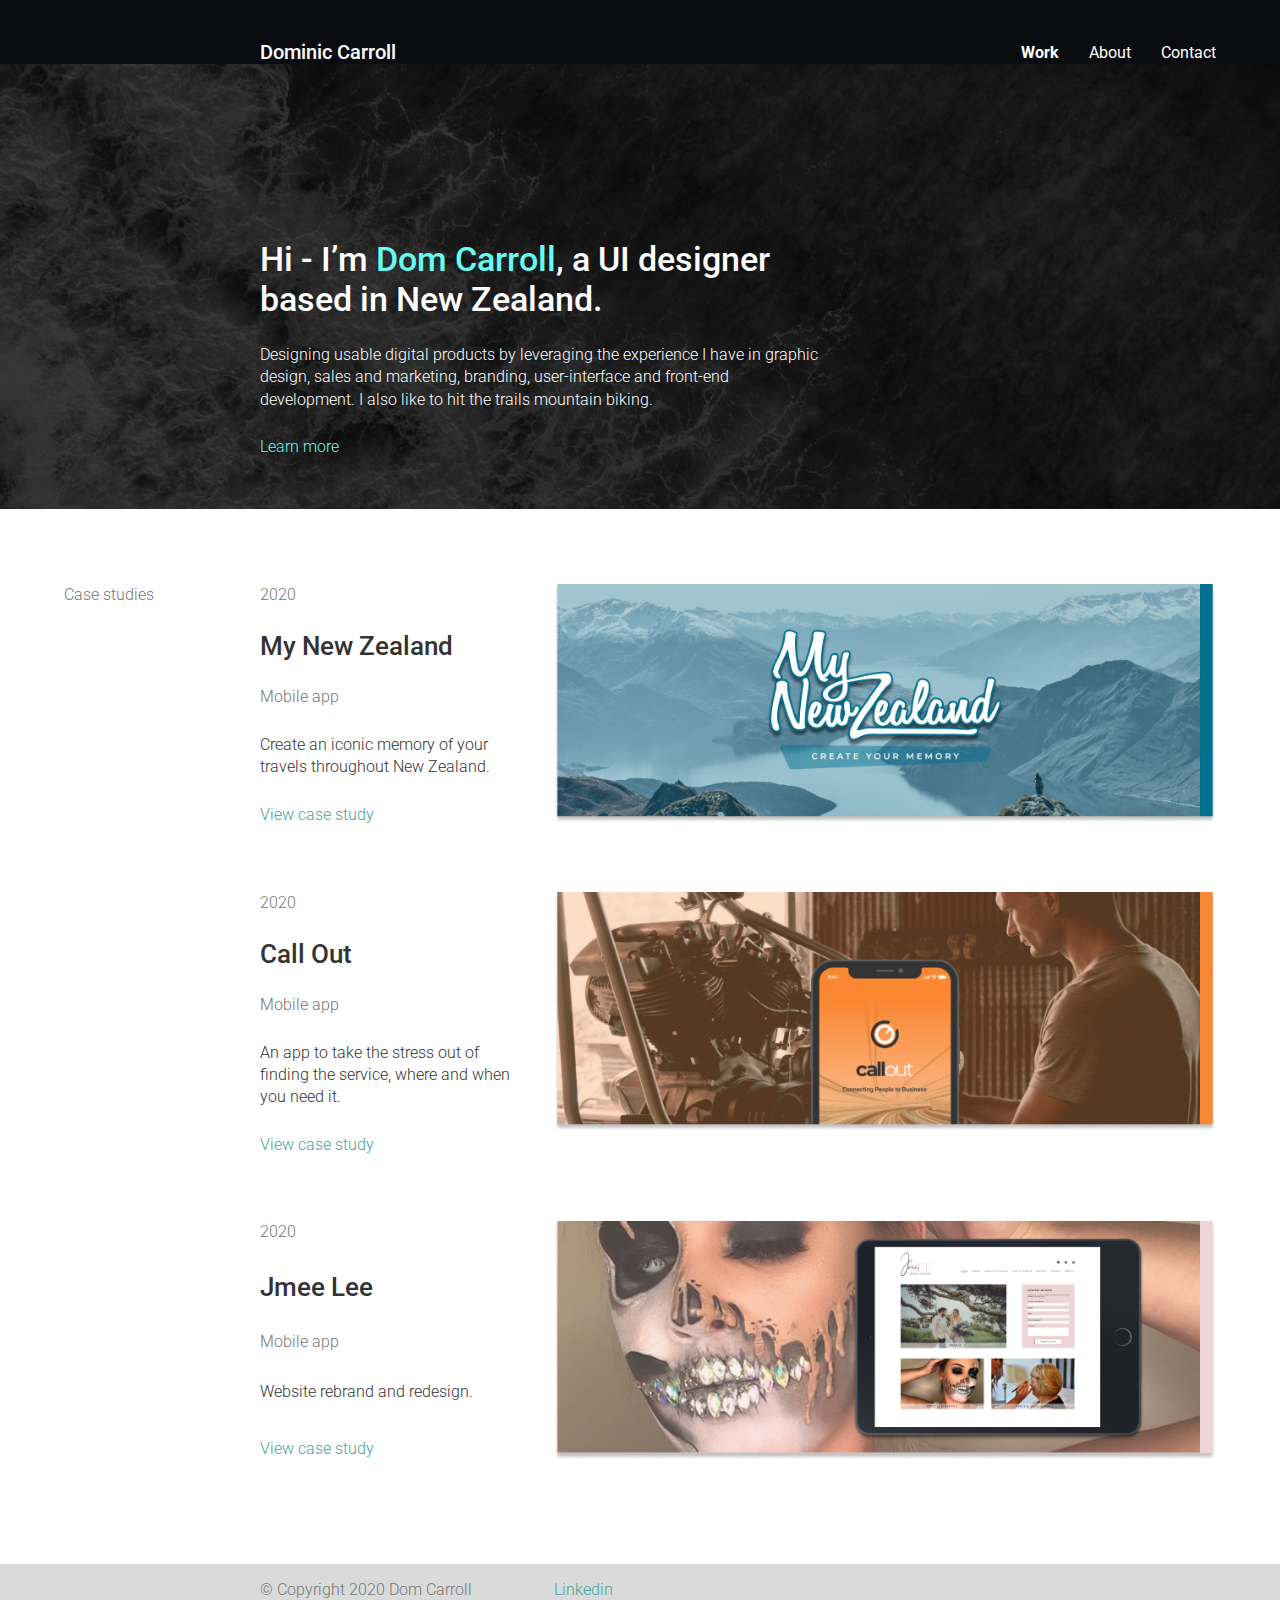
<file: index.html>
<!DOCTYPE html>
<html lang="en">

<head>
    <meta charset="UTF-8">
    <meta name="viewport" content="width=device-width, initial-scale=1.0">
    <link rel="stylesheet" href="style.css">
    <link rel="stylesheet" href="https://cdnjs.cloudflare.com/ajax/libs/font-awesome/5.14.0/css/all.min.css"
        integrity="sha512-1PKOgIY59xJ8Co8+NE6FZ+LOAZKjy+KY8iq0G4B3CyeY6wYHN3yt9PW0XpSriVlkMXe40PTKnXrLnZ9+fkDaog=="
        crossorigin="anonymous" />
 <link href="https://fonts.googleapis.com/css2?family=Roboto:wght@300;400;500&display=swap" rel="stylesheet">
    <title>Dominic Carroll | Designer</title>
</head>

<body>
    <header>
        <div class="menu-btn">
            <i class="fas fa-bars fa-2x"></i>
        </div>
        <div class="hm-top-head-wrap">
            <div class="container">
                <div class="top-head">
                    <!-- Nav -->
                    <nav class="main-nav">
                        <div class="my-logo">
                            <h1>Dominic Carroll</h1>
                        </div>
                        <ul class="main-menu show">
                            <li><a href="index.html" class="selected">Work</a></li>
                            <li><a href="about.html">About</a></li>
                            <li><a href="contact.html">Contact</a></li>
                        </ul>
                    </nav>
                </div>
            </div>
        </div>
    </header>
    <!-- Banner Showcase -->
    <main>
        <div class="hm-showcase">
            <div class="container">
                <div class="hm-showcase-wrap">
                   
                    <div class="hm-heading hm white">
                        <h1>Hi - I’m <span> Dom Carroll</span>, a UI designer based in New Zealand.</h1>
                    </div>
                    <div class="hm-desc wt-let">
                        <p>Designing usable digital products by leveraging the experience I have in graphic design,
                            sales and marketing, branding, user-interface and front-end development. I also like to hit the trails
                            mountain biking.</p>
                    </div>
                
                    <div class="hm-learn-more">
                        <a href="about.html">
                            <p> <span>Learn more</span> </p>
                        </a>
                    </div>
                </div>
            </div>
        </div>
    </main>
        <!-- Case studies -->

 <!-- My NZ section -->
 <section>
     <div class="container">
         <div class="hm-mynz-wrap">
             <div class="hm-mynz-side side">
                 <p>Case studies</p>
             </div>
             <div class="hm-mynz-date side">
                 <p>2020</p>
             </div>
             <div class="hm-mynz-head black">
                 <h2>My New Zealand</h2>
             </div>
             <div class="hm-mynz-mobapp side">
                 <p>Mobile app</p>
             </div>
             <div class="hm-mynz-des">
                 <p>Create an iconic memory of your travels throughout New Zealand. </p>
             </div>
             <div class="hm-mynz-view-case turq "><a href="my-nz.html">
                     <p>View case study</p>
                 </a></div>
             <div class="hm-mynz-image"><a href="my-nz.html"><img src="./images/hm-mynz-case-study.png" alt="Call out app"></a>  </div>
         </div>
     </div>
 </section>

  <!-- Callout section -->
  <section>
      <div class="container">
          <div class="hm-co-wrap">
              <div class="hm-co-date side">
                  <p>2020</p>
              </div>
              <div class="hm-co-head black">
                  <h2>Call Out</h2>
              </div>
              <div class="hm-co-mobapp side">
                  <p>Mobile app</p>
              </div>
              <div class="hm-co-des">
                  <p>An app to take the stress out of finding the service, where and when you need it. </p>
              </div>
              <div class="hm-co-view-case turq "><a href="call-out.html">
                      <p>View case study</p>
                  </a></div>
              <div class="hm-co-image"> <a href="call-out.html"> <img src="./images/hm-callout-case-study.png" alt="Call out app"></a></div>
          </div>
      </div>
  </section>

 <!-- My Jmee lee section -->
 <section>
     <div class="container">
         <div class="hm-jm-wrap">
             <div class="hm-jm-date side">
                 <p>2020</p>
             </div>
             <div class="hm-jm-head black">
                 <h2>Jmee Lee</h2>
             </div>
             <div class="hm-jm-mobapp side">
                 <p>Mobile app</p>
             </div>
             <div class="hm-jm-des">
                 <p>Website rebrand and redesign. </p>
             </div>
             <div class="hm-jm-view-case turq "><a href="jmeelee.html">
                     <p>View case study</p>
                 </a></div>
             <div class="hm-jm-image"> <a href="jmeelee.html"> <img src="./images/hm-jmlee-case-study.png" alt="Call out app"></a></div>
         </div>
     </div>
 </section>









    <!-- Footer -->
    <footer>
        <div class="hm-foot">
            <div class="container">
                <div class="hm-contact-wrapper">
                   
                    <div class="copyright">
                        <p>&#169; Copyright 2020 Dom Carroll</p>
                    </div>
                    <div class="social-media">
                        <p> <a href="https://www.linkedin.com/in/dominic-carroll-webdeveloper-004786140/"
                                target="_blank">
                                Linkedin</p></a>
                    </div>
                </div>
            </div>
        </div>
    </footer>




    <script>
        document.querySelector('.menu-btn').addEventListener('click', () => document.querySelector('.main-menu')
            .classList.toggle('show'));
    </script>

</body>

</html>
</file>
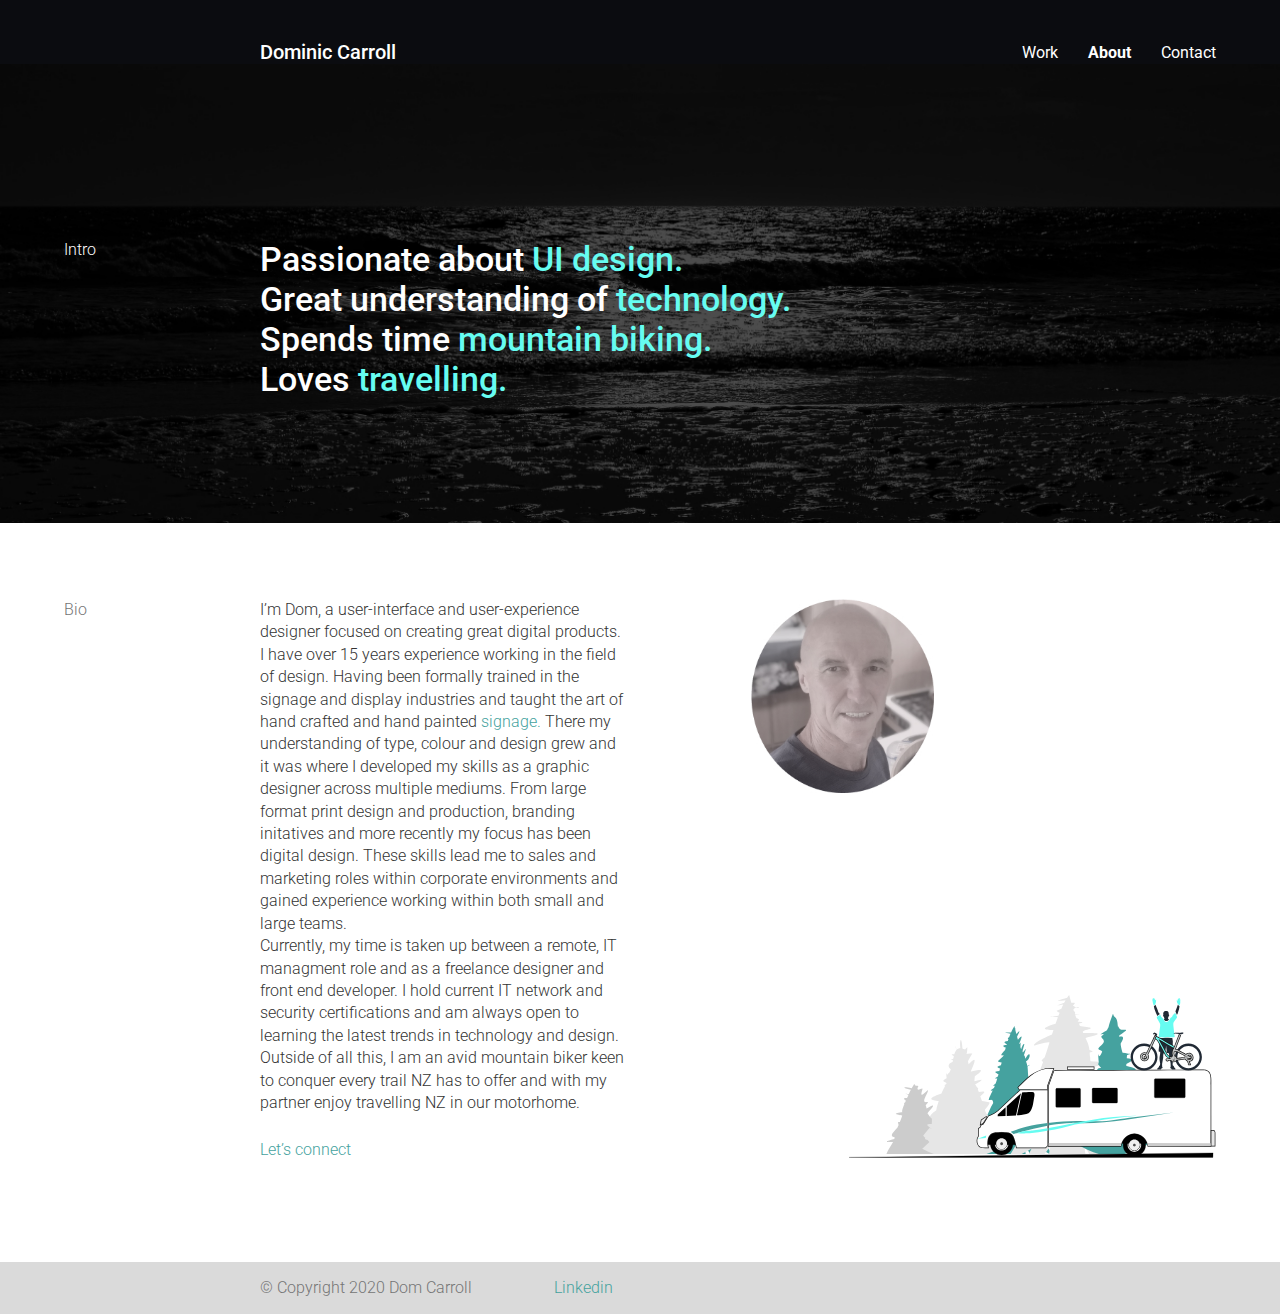
<file: about.html>
<!DOCTYPE html>
<html lang="en">

<head>
    <meta charset="UTF-8">
    <meta name="viewport" content="width=device-width, initial-scale=1.0">
    <link rel="stylesheet" href="style.css">
    <link rel="stylesheet" href="https://cdnjs.cloudflare.com/ajax/libs/font-awesome/5.14.0/css/all.min.css"
        integrity="sha512-1PKOgIY59xJ8Co8+NE6FZ+LOAZKjy+KY8iq0G4B3CyeY6wYHN3yt9PW0XpSriVlkMXe40PTKnXrLnZ9+fkDaog=="
        crossorigin="anonymous" />
   <link href="https://fonts.googleapis.com/css2?family=Roboto:wght@300;400;500&display=swap" rel="stylesheet">
    <title>Dominic Carroll | Designer</title>
</head>

<body>
    <header>
        <div class="menu-btn">
            <i class="fas fa-bars fa-2x"></i>
        </div>
        <div class="about-top-head-wrap">
            <div class="container">
                <div class="top-head">
                    <!-- Nav -->
                    <nav class="main-nav">
                        <div class="my-logo">
                            <h1> <a href="index.html">Dominic Carroll</a></h1>
                        </div>
                        <ul class="main-menu show">
                            <li><a href="index.html">Work</a></li>
                            <li><a href="about.html" class="selected">About</a></li>
                            <li><a href="contact.html">Contact</a></li>
                        </ul>
                    </nav>
                </div>
            </div>
        </div>
    </header>
    <!-- Banner Showcase -->
    <main>
        <div class="about-showcase">
            <div class="container">
                <div class="about-showcase-wrap">

                    <div class="about-intro-side wt-let ">
                        <p>Intro</p>
                    </div>

                    <div class="about-heading hm white">
                        <h1>Passionate about <span>UI design. </span> <br> Great understanding of <span> technology.</span>  <br>
                            Spends time <span>mountain biking. </span> <br>
                            Loves <span>travelling.</span>   </h1>
                    </div>

                </div>
            </div>
        </div>
    </main>
       <!-- About -->
<section>
<div class="container">
    <div class="about-wrap">
        <div class="about-side side"><p>Bio</p></div>
        <div class="about-desc">
            <p>I’m Dom, a user-interface and user-experience designer focused on creating great digital products. I have
                over 15 years experience working in the field of design. Having been formally trained in the signage and display
                industries and taught the art of hand crafted and hand painted <a
                    href="https://www.youtube.com/channel/UCdIHJU2TCtW0mKjzM55G5yw?view_as=subscriber" target="_blank">
                    signage.
                </a> There my understanding of type, colour and design grew and it was where I developed my skills as a graphic designer across multiple mediums. From large format print design and production,
                branding initatives and more recently my focus has been digital design. These skills lead me to sales and marketing roles within corporate environments and gained experience working within both small and large teams. </p>
                <p> Currently, my time is taken up between a remote, IT managment role and as a freelance designer and front end developer. I hold current IT network and security certifications and am always open to learning the latest trends in technology and design.
                    Outside of all this, I am an avid mountain biker keen to conquer every trail NZ has to offer and with my partner enjoy travelling NZ in our motorhome. </p>
        </div>
         <div class="about-connect turq"><a href="contact.html">
            <p>Let’s connect</p>
        </a></div> 
        <div class="about-photo"><img src="./images/about-picture-circle.jpg" alt="Dom Carroll designer"></div>

        <div class="motorhome-dom"><img src="./images/about-me-motorhome.svg" alt="dom carroll ui designer"></div>
    </div>
</div>

</section>
        




        <!-- Footer -->
        <footer>
            <div class="hm-foot">
                <div class="container">
                    <div class="hm-contact-wrapper">

                        <div class="copyright">
                            <p>&#169; Copyright 2020 Dom Carroll</p>
                        </div>
                        <div class="social-media">
                            <p> <a href="https://www.linkedin.com/in/dominic-carroll-webdeveloper-004786140/"
                                    target="_blank">
                                    Linkedin</p></a>
                        </div>
                    </div>
                </div>
            </div>
        </footer>




        <script>
            document.querySelector('.menu-btn').addEventListener('click', () => document.querySelector('.main-menu')
                .classList.toggle('show'));
        </script>

</body>

</html>
</file>
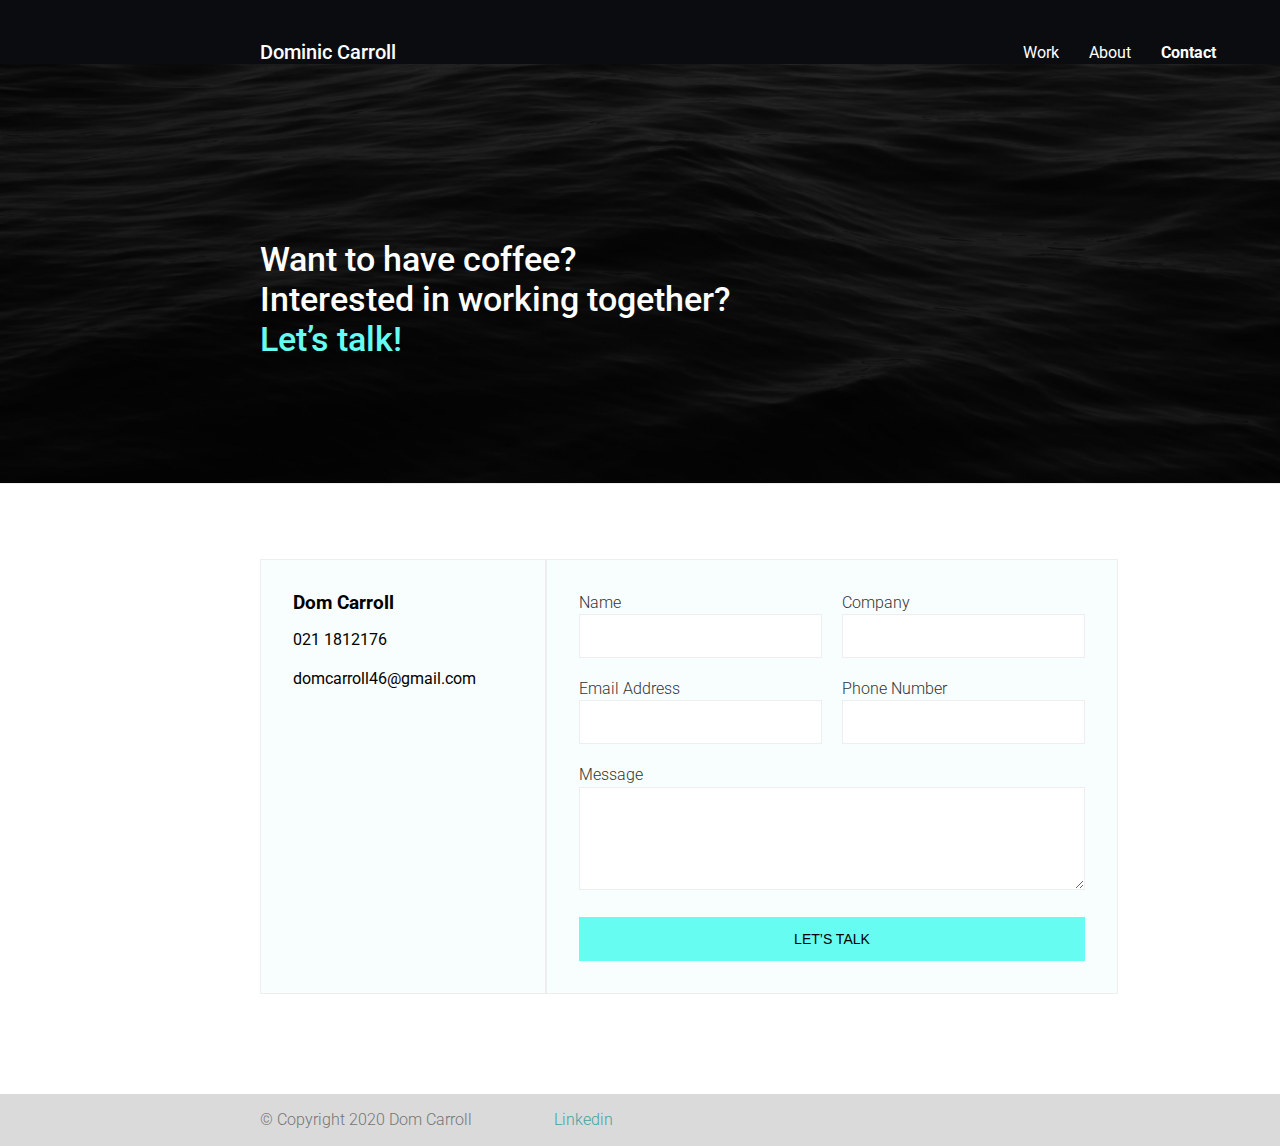
<file: contact.html>
<!DOCTYPE html>
<html lang="en">

<head>
    <meta charset="UTF-8">
    <meta name="viewport" content="width=device-width, initial-scale=1.0">
    <link rel="stylesheet" href="style.css">
    <link rel="stylesheet" href="https://cdnjs.cloudflare.com/ajax/libs/font-awesome/5.14.0/css/all.min.css"
        integrity="sha512-1PKOgIY59xJ8Co8+NE6FZ+LOAZKjy+KY8iq0G4B3CyeY6wYHN3yt9PW0XpSriVlkMXe40PTKnXrLnZ9+fkDaog=="
        crossorigin="anonymous" />
    <link href="https://fonts.googleapis.com/css2?family=Roboto:wght@300;400;500&display=swap" rel="stylesheet">
    <title>Dominic Carroll | Designer</title>
</head>

<body>
    <header>
        <div class="menu-btn">
            <i class="fas fa-bars fa-2x"></i>
        </div>
        <div class="contact-top-head-wrap">
            <div class="container">
                <div class="top-head">
                    <!-- Nav -->
                    <nav class="main-nav">
                        <div class="my-logo">
                            <h1> <a href="index.html">Dominic Carroll</a></h1>
                        </div>
                        <ul class="main-menu show">
                            <li><a href="index.html">Work</a></li>
                            <li><a href="about.html">About</a></li>
                            <li><a href="contact.html" class="selected">Contact</a></li>
                        </ul>
                    </nav>
                </div>
            </div>
        </div>
    </header>
    <!-- Banner Showcase -->
    <main>
        <div class="contact-showcase">
            <div class="container">
                <div class="contact-showcase-wrap">
                    <div class="about-heading hm white">
                        <h1>Want to have coffee? <br>
                            Interested in working together? <br>
                            <span>Let’s talk! </span> </h1>
                    </div>
                </div>
            </div>
        </div>
    </main>

        <!-- Form -->
       <section>
<div class="container">
    <div class="big-wrap">
        <div class="form-wrap">
    <div class="wrapper">
        <div class="company-info">
            <h3>Dom Carroll</h3>
            <ul>
            
                <li><i class="fa fa-phone"></i> 021 1812176</li>
                <li><i class="fa fa-envelope"></i> domcarroll46@gmail.com</li>
            </ul>
        </div>
        <div class="contact">
            <form>
                <p>
                    <label>Name</label>
                    <input type="text" name="name">
                </p>
                <p>
                    <label>Company</label>
                    <input type="text" name="company">
                </p>
                <p>
                    <label>Email Address</label>
                    <input type="email" name="email">
                </p>
                <p>
                    <label>Phone Number</label>
                    <input type="text" name="phone">
                </p>
                <p class="full">
                    <label>Message</label>
                    <textarea name="message" rows="5"></textarea>
                </p>
                <p class="full">
                    <button>Let’s talk</button>
                </p>
            </form>
        </div>
    </div>
    </div>
</div>
</div>
       </section>

  


        <!-- Footer -->
        <footer>
            <div class="hm-foot">
                <div class="container">
                    <div class="hm-contact-wrapper">

                        <div class="copyright">
                            <p>&#169; Copyright 2020 Dom Carroll</p>
                        </div>
                        <div class="social-media">
                            <p> <a href="https://www.linkedin.com/in/dominic-carroll-webdeveloper-004786140/"
                                    target="_blank">
                                    Linkedin</p></a>
                        </div>
                    </div>
                </div>
            </div>
        </footer>




        <script>
            document.querySelector('.menu-btn').addEventListener('click', () => document.querySelector('.main-menu')
                .classList.toggle('show'));
        </script>

</body>

</html>
</file>
<file: style.css>
* {
    box-sizing: border-box;
    margin: 0;
    padding: 0;
}


body {
    font-family: 'Roboto', sans-serif;

}

footer {
    margin-top: auto;
}

:root {
    --grey-very-lt: #C1C1C1;
    --hm-btturq: #66FCF1;
    --hm-dkturq: #45A29E;
    --hm-ltblack: #1F2833;
    --hm-dkblack: #0B0C10;
    --index-lte-blue: #F0F4F5;
    --index-dk-blue: #124E96;
    --black-dk: #333333;
    --lte-grey: #757575;
    --link-blue: #6BA2D6;
    --mynz-topblue: #67B6D4;
    --mynz-roleblue: #5A9FB9;
    --mynz-dk-blue: #00637F;
    --mynz-sltdarkblue: #005C76;
    --mynz-brite-blue: #33B1C5;
    --mynz-dk-grey: #585858;
    --mynz-banner-blue: #0D576B;
    --lt-blue-panel: #EBF7F9;
    --light-grey: #A6A6A6;
    --call-orange: #FB8733;
    --call-black: #333333;
    --call-grey: #757575;
    --call-top: #282828;
    --call-lt-orange: #FFF2E8;
    --call-button: #FA7718;
    --jm-pink: #EDD5D5;
    --jm-black: #333333;
    --jm-grey: #757575;
    --jm-lt-pink: #FFF8F8;
    --jm-top-head: #575757;

}

.container {
    width: 90%;
    max-width: 1200px;
    margin: auto;
}

.italic p {
    font-style: italic;
}

span {
    color: var(--hm-btturq)
}

.co-arrow {
    height: 100%;
    width: auto;
}
.my-logo h1 a{
    color: #ffffff;
}

.selected {
    font-weight: bold;
}

/* grey paragraph text */
.concept-description p {
    color: var(--mynz-dk-grey);
    line-height: 24px;
}

p {
    font-size: 16px;
    font-weight: 300;
    color: var(--black-dk);
    line-height: 140%;
}

.turq p {
    color: var(--hm-dkturq);
}

.bold {
    font-weight: 300;
    color: var(--call-orange);
}

.bold-jm {
    font-weight: 400;
    color: var(--jm-grey);
}

.my-logo h1 {
    font-size: 20px;
}

.wt-let p {
    color: #ffffff;
}

h1 {
    font-size: 24px;
    color: #ffffff;
    font-weight: 500;
}

h2 {
    font-size: 26px;
    font-weight: 500;
    color: var(--mynz-brite-blue);
}

.key-issues p{
    text-decoration: circles
    ;
}
.black h2 {
    color: var(--call-black);
}

.hm h1 {
    font-size: 34px;
    font-weight: 500;
}

.grey-h2 h2 {
    color: var(--lte-grey);
}

.h2-white h2 {
    color: #ffffff;
}

.h2-grey {
    color: var(--lte-grey);
}

.orange h2 {
    color: var(--call-orange);
}

.side p {
    color: var(--jm-grey);

}


.white h1 {
    color: #ffffff;
}

a {
    text-decoration: none;
    color: var(--hm-dkturq);
}

.view-case a {
    color: var(--link-blue);
}

ul {
    list-style: none;
    padding: 0;
}

ul li {
    align-self: center;
}


.side-text-wl p {
    color: #ffffff;
}

.jm-h2 h2 {
    color: var(--jm-grey);
}


/* button */
.button {
    background-color: var(--mynz-dk-blue);
    border-radius: 30px;
    border: 1px solid var(--mynz-brite-blue);
    display: inline-block;
    cursor: pointer;
    font-size: 17px;
    padding: 7px 1px;
    max-width: 200px;
    text-decoration: none;
    transition: background-color 2s ease-out
}

.button:hover {
    background-color: var(--mynz-brite-blue);
}

.button:active {
    position: relative;
    top: 1px;
}

.button p {
    color: #ffffff;
}

/* Call out button */
.call-button {
    background-color: var(--call-orange);
    border-radius: 30px;
    border: 1px solid var(--call-orange);
    display: inline-block;
    cursor: pointer;
    font-size: 17px;
    padding: 7px 1px;
    max-width: 200px;
    text-decoration: none;
    transition: background-color 2s ease-out
}

.call-button:hover {
    background-color: var(--call-button);
}

.call-button:active {
    position: relative;
    top: 1px;
}

.call-button p {
    color: #ffffff;
}

/* Jmme Lee Button */
.jmeelee-button {
    background-color: var(--jm-black);
    border-radius: 30px;
    border: 1px solid var(--jm-grey);
    display: inline-block;
    cursor: pointer;
    font-size: 17px;
    padding: 7px 1px;
    max-width: 200px;
    text-decoration: none;
    transition: background-color 2s ease-out
}

.jmeelee-button:hover {
    background-color: var(--jm-grey);
}

.jmeelee-button:active {
    position: relative;
    top: 1px;
}

.jmeelee-button p {
    color: #ffffff;
}

/* Navigation */
.top-head-wrap {
    background: var(--mynz-topblue);
}

.top-head-wrap-co {
    background: var(--call-top);
}

.top-head {
    padding: 40px 0 0 0;
}

.main-menu a {
    color: #ffffff;
}

.main-nav {
    display: grid;
    grid-template-columns: repeat(12, 1fr);
    grid-gap: 25px;
    grid-template-rows: 1fr;
    grid-template-areas:
        ". . ml ml ml . . . . mm mm mm";
}

.my-logo {
    grid-area: ml;
    color: #ffffff;
}


.main-menu {
    grid-area: mm;
    display: flex;
    justify-content: flex-end;
}

.main-menu li {
    padding-left: 30px;
}

.main-nav ul li a {
    padding-bottom: 2px;
}

.main-nav ul li a:hover {
    border-bottom: 2px solid #ffffff;
}

.main-nav ul.main-menu {
    flex: 1;
    margin-left: 20px;
}

.menu-btn {
    cursor: pointer;
    position: absolute;
    top: 30px;
    right: 30px;
    z-index: 6;
    display: none;
}

/* Index */

/* Showcase */

.hm-top-head-wrap {
    background: var(--hm-dkblack);
}

.hm-showcase {
    background: url(./images/hm-banner-bground.jpg) no-repeat center/cover;
    width: 100%;
}

.hm-showcase-wrap {
    margin-bottom: 75px;
    display: grid;
    grid-gap: 25px;
    grid-template-columns: repeat(12, 1fr);
    grid-template-rows: repeat(14, auto);
    grid-template-areas:
        ". . . . . . . . . .  . ."
        ". . . . . . . . . .  . ."
        ". . . . . . . . . .  . ."
        ". . . . . . . . . .  . ."
        ". . . . . . . . . .  . ."
        ". . . . . . . . . .  . ."
        ". . . . . . . . . .  . ."
        ". . h h h h h h . . . ."
        ". . h h h h h h . . . ."
        ". . h h h h h h . . . ."
        ". . d d d d d d . . . ."
        ". . d d d d d d . . . ."
        ". . l l . . . . . . . ."
        ". . . . . . . . . .  . ."
        ". . . . . . . . . .  . .";
}

.hm-heading {
    grid-area: h;
}

.hm-desc {
    grid-area: d;
}

.hm-learn-more {
    grid-area: l;
}

/* About */
/* Showcase */

.about-top-head-wrap {
    background: var(--hm-dkblack);
}

.about-showcase {
    background: url(./images/about-banner.jpg) no-repeat center/cover;
    width: 100%;
}

.about-showcase-wrap {
    margin-bottom: 75px;
    display: grid;
    grid-gap: 25px;
    grid-template-columns: repeat(12, 1fr);
    grid-template-rows: repeat(15, auto);
    grid-template-areas:
        ". . . . . . . . . .  . ."
        ". . . . . . . . . .  . ."
        ". . . . . . . . . .  . ."
        ". . . . . . . . . .  . ."
        ". . . . . . . . . .  . ."
        ". . . . . . . . . .  . ."
        ". . . . . . . . . .  . ."
        "s s h h h h h h . . . ."
        ". . h h h h h h . . . ."
        ". . h h h h h h . . . ."
        ". . . . . . . . . .  . ."
        ". . . . . . . . . .  . ."
        ". . . . . . . . . .  . ."
        ". . . . . . . . . .  . ."
        ". . . . . . . . . .  . .";
}

.about-intro-side {
    grid-area: s;
}

.about-heading {
    grid-area: h;
}

/* Bio */
.about-wrap {
    margin-bottom: 65px;
    display: grid;
    grid-gap: 25px;
    grid-template-columns: repeat(12, 1fr);
    grid-template-rows: repeat(6, auto);
    grid-template-areas:
        "s s d d d d . i i i i . "
        ". . d d d d . i i i i ."
        ". . d d d d . . . . . . "
        ". . d d d d . . . . . ."
        ". . d d d d . . m m m m"
        ". . c c c . . . m m m m";
}

.about-side {
    grid-area: s;
}

.about-desc {
    grid-area: d;
}

.about-photo {
    grid-area: i;
}

.about-connect {
    grid-area: c;
}


.motorhome-dom img {
    max-width: 100%;
    height: auto;
}

.about-photo img {
    max-width: 50%;
    height: auto;
}

.motorhome-dom {
    grid-area: m;
}





/* Contact */

.contact-top-head-wrap {
    background: var(--hm-dkblack);
}

.contact-showcase {
    background: url(./images/contact-banner.jpg) no-repeat center/cover;
    width: 100%;
}

.contact-showcase-wrap {
    margin-bottom: 75px;
    display: grid;
    grid-gap: 25px;
    grid-template-columns: repeat(12, 1fr);
    grid-template-rows: repeat(15, auto);
    grid-template-areas:
        ". . . . . . . . . .  . ."
        ". . . . . . . . . .  . ."
        ". . . . . . . . . .  . ."
        ". . . . . . . . . .  . ."
        ". . . . . . . . . .  . ."
        ". . . . . . . . . .  . ."
        ". . . . . . . . . .  . ."
        "s s h h h h h h . . . ."
        ". . h h h h h h . . . ."
        ". . h h h h h h . . . ."
        ". . . . . . . . . .  . ."
        ". . . . . . . . . .  . ."
        ". . . . . . . . . .  . ."
        ". . . . . . . . . .  . ."
        ". . . . . . . . . .  . .";
}


/* Form */

.big-wrap {
    display: grid;
    grid-gap: 25px;
    grid-template-columns: repeat(12, 1fr);
    grid-template-rows: repeat(5, auto);
    grid-template-areas:
        ". . f f f f f f f f f "
        ". . f f f f f f f f f "
        ". . f f f f f f f f f "
        ". . f f f f f f f f f "
        ". . f f f f f f f f f ";
}

.form-wrap {
    grid-area: f;
}

ul {
    list-style: none;
    padding: 0;
}


/* .wrapper{
  box-shadow: 0 0 20px 0 rgba(72,94,116,0.7);
} */

.wrapper>* {
    padding: 2em;
}

.wrapper {
    display: grid;
    grid-template-columns: 1fr 2fr;
    background: #f8fdfe;
}

.company-info,.contact {
  border: 1px solid #eeeeee;
}
 
.company-info h3,
.company-info ul {
    text-align: left;
    margin: 0 0 1rem 0;
}

.company-info li {
    padding-bottom: 20px;
}




/* FORM STYLES */
.contact form {
    display: grid;
    grid-template-columns: 1fr 1fr;
    grid-gap: 20px;
}

.contact form label {
    display: block;
}

.contact form p {
    margin: 0;
}

.contact form .full {
    grid-column: 1 / 3;
}

.contact form button,
.contact form input,
.contact form textarea {
    width: 100%;
    padding: 1em;
    border: 1px solid #eeeeee
}

.contact input:focus, .contact textarea:focus {
border: 1px solid var(--grey-very-lt) !important;

}

input:focus, textarea:focus, select:focus {
outline-offset: 0px !important;
outline: none !important;
}

.contact form button {
    background: var(--hm-btturq);
    border: 0;
    text-transform: uppercase;
}

.contact form button:hover,
.contact form button:focus {
    background: var(--hm-dkturq);
    color: #fff;
    outline: 0;
    transition: background-color 2s ease-out;
}

.contact form button:active,
.contact form button:focus {
    border: 1px solid var(--hm-dkturq);
}
.contact form button {
    font-size: 14px;
}

.contact form .button:active{
    border: 1px solid #000000;
}


/* Case studies */

/* My NZ */


.hm-mynz-wrap {
    margin-bottom: 65px;
    display: grid;
    grid-gap: 25px;
    grid-template-columns: repeat(12, 1fr);
    grid-template-rows: repeat(6, auto);
    grid-template-areas:
        "s s d d . i i i i i i i "
        ". . h h h i i i i i i i "
        ". . m m . i i i i i i i"
        ". . des des des i i i i i i i"
        ". . des des des i i i i i i i"
        ". . vc vc  . i i i i i i i ";
}

.hm-mynz-side {
    grid-area: s;
}

.hm-mynz-date {
    grid-area: d;
}

.hm-mynz-head {
    grid-area: h;
}

.hm-mynz-mobapp {
    grid-area: m;
}

.hm-mynz-des {
    grid-area: des;
}

.hm-mynz-view-case {
    grid-area: vc;
}

.hm-mynz-image {
    grid-area: i;
}

.hm-mynz-image img,
.hm-co-image img,
.hm-jm-image img {
    width: 100%;
    height: auto;
}

/* Call out */
.hm-co-wrap {
    margin-bottom: 65px;
    display: grid;
    grid-gap: 25px;
    grid-template-columns: repeat(12, 1fr);
    grid-template-rows: repeat(6, auto);
    grid-template-areas:
        "s s d d . i i i i i i i "
        ". . h h . i i i i i i i "
        ". . m m . i i i i i i i"
        ". . des des des i i i i i i i"
        ". . des des des i i i i i i i"
        ". . vc vc  . i i i i i i i ";
}

.hm-co-date {
    grid-area: d;
}

.hm-co-head {
    grid-area: h;
}

.hm-co-mobapp {
    grid-area: m;
}

.hm-co-des {
    grid-area: des;
}

.hm-co-view-case {
    grid-area: vc;
}

.hm-co-image {
    grid-area: i;
}



/* Jmee Lee */
.hm-jm-wrap {
    margin-bottom: 65px;
    display: grid;
    grid-gap: 25px;
    grid-template-columns: repeat(12, 1fr);
    grid-template-rows: repeat(6, auto);
    grid-template-areas:
        ". .d d . i i i i i i i "
        ". . h h h i i i i i i i "
        ". . m m . i i i i i i i"
        ". . des des des i i i i i i i"
        ". . des des des i i i i i i i"
        ". . vc vc  . i i i i i i i ";
}

.hm-jm-date {
    grid-area: d;
}

.hm-jm-head {
    grid-area: h;
}

.hm-jm-mobapp {
    grid-area: m;
}

.hm-jm-des {
    grid-area: des;
}

.hm-jm-view-case {
    grid-area: vc;
}

.hm-jm-image {
    grid-area: i;
}

/* My New Zealand */
/* Showcase */
.showcase {
    position: relative;
    background: url(./images/mynz-banner.jpg) no-repeat center/cover;
    width: 100%;
}


.showcase-co {
    position: relative;
    background: url(./images/call-banner.jpg) no-repeat center/cover;
    width: 100%;
}

.showcase-jmlee {
    position: relative;
    background: url(./images/jm-banner.jpg) no-repeat center/cover;
    width: 100%;

}

.explain p {
    color: #ffffff;
}

.my-nz-phone img,
.co-phone img,
.jm-phone-banner img {
    width: 100%;
    display: block;
    position: absolute;
    bottom: 0;
}

.showcase-wrap {
    display: grid;
    grid-gap: 25px;
    grid-template-columns: repeat(12, 1fr);
    grid-template-rows: repeat(14, auto);
    grid-template-areas:
        ". . . . . . . . . .  . ."
        ". . . . . . . . . .  . ."
        ". . . . . . . . . .  . ."
        ". . . . . . . . . .  . ."
        ". . . . . . . . . .  . ."
        ". . . . . . . . . .  . ."
        ". . . . . . . . . .  . ."
        "a . h h h h . . p p p ."
        ". . . . . . . . p p p ."
        ". . . . . . . . p p p ."
        "s . e e e e e . p p p ."
        ". . . . . . . . p p p ."
        ". . . . . . . . p p p ."
        ". . . . . . . . p p p .";
}

.side-text-wl {
    grid-area: s;
}

.side-text-bb {
    grid-area: s;
}

.mynz-heading,
.co-heading {
    grid-area: h;
    color: #ffffff;
}

.explain {
    grid-area: e;
}

.mynz-arrow,
.co-arrow {
    grid-area: a;
}

.my-nz-phone,
.co-phone,
.jm-phone-banner {
    grid-area: p;
    position: relative;
}


/* Role strip */
.role-strip-wrap {
    background: var(--mynz-dk-blue);
}

.co-strip-wrap {
    background: var(--call-black);
}

.role-main {
    margin-bottom: 65px;
    display: grid;
    grid-gap: 25px;
    padding: 20px 0;
    grid-template-columns: repeat(12, 1fr);
    grid-template-rows: repeat(1, auto);
    grid-template-areas:
        "s . d d d d d d d d d .";
}

.role-side-text {
    grid-area: s;
    color: #ffffff;
    align-self: center;
}

.role-description {
    grid-area: d;
    align-self: center;
}

.role-description p {
    color: #ffffff;
}

/* The problem */
.the-problem {
    margin-bottom: 65px;
    display: grid;
    grid-gap: 25px;
    grid-template-columns: repeat(12, 1fr);
    grid-template-rows: repeat(16, auto);
    grid-template-areas:
        "st st  pt pt pt pt pt pt pt pt pt pt"
        ". . pt pt pt pt pt pt pt pt pt pt"
        ". . pt pt pt pt pt pt pt pt pt pt"
        ". . pt pt pt pt pt pt pt pt pt pt"
        ". . . . . . . . . . . ."
        ". . pp pp pp pp pp pd pd pd pd pd "
        ". . pp pp pp pp pp pd pd pd pd pd "
        ". . pp pp pp pp pp pd pd pd pd pd "
        ". . pp pp pp pp pp pd pd pd pd pd "
        ". . pp pp pp pp pp pd pd pd pd pd "
        ". . pp pp pp pp pp pd pd pd pd pd "
        ". . . . . . . . . . . ."
        ". . sh sh sh sh sh shs shs shs shs shs"
        ". . sh sh sh sh sh shs shs shs shs shs"
        ". . sh sh sh sh sh shs shs shs shs shs"
        ". . sh sh sh sh sh shs shs shs shs shs";
}

.side-text {
    grid-area: st;
}

.people-take {
    grid-area: pt;
}

.problem-photos {
    grid-area: pp;
}

.small-head {
    grid-area: sh;
}

.photo-diagram {
    grid-area: pd;
}

.small-head-storage {
    grid-area: shs;
}

.the-problem img {
    width: 100%;
}

.blue-letter {
    color: var(--mynz-brite-blue);
}

/* How might we */
.how-might-we {
    margin-bottom: 65px;
    display: grid;
    grid-gap: 25px;
    grid-template-columns: repeat(12, 1fr);
    grid-template-rows: repeat(1, auto);
    grid-template-areas:
        "s s h h h h h h h h h h";
}

.side-text-hmw {
    grid-area: s;
}

.hw-might {
    grid-area: h;
}

/* The concept */
.the-concept-wrap {
    background: var(--index-lte-blue);
    margin-bottom: 65px;
}

.the-concept-wrap img {
    width: 100%;
}

.the-concept {
    padding: 65px 0;
    display: grid;
    grid-gap: 25px;
    grid-template-columns: repeat(12, 1fr);
    grid-template-rows: repeat(9, auto);
    grid-template-areas:

        "c c i i i i i i i i . ."
        ". . d d d d d d d d d ."
        ". . . . . . . . . . . ."
        ". . w w w t t t m m m ."
        ". . w w w t t t m m m ."
        ". . w w w t t t m m m ."
        ". . w w w t t t m m m ."
        ". . w w w t t t m m m ."
        ". . w w w t t t m m m .";

}

.the-concept-side {
    grid-area: c;
}

.icon-imag-head {
    grid-area: i;
}

.concept-description {
    grid-area: d;
}

.image-whangamata {
    grid-area: w;
}

.img-teanau {
    grid-area: t;
}

.img-mtcook {
    grid-area: m;
}

/* How it works */
.hw-it-wrks-wrap img {
    width: 100%;
}

.hw-it-wrks-wrap {
    margin-bottom: 65px;
    display: grid;
    grid-gap: 25px;
    grid-template-columns: repeat(12, 1fr);
    grid-template-rows: repeat(16, auto);
    grid-template-areas:
        "s s wh wh wh wh wh wh wh wh wh wh"
        ". . wh wh wh wh wh wh wh wh wh wh "
        ". . . . . . . . . . . ."
        ". . i1 i1 i1 i2 i2 i2 . i3 i3 i3"
        ". . i1 i1 i1 i2 i2 i2 . i3 i3 i3"
        ". . i1 i1 i1 i2 i2 i2 . i3 i3 i3"
        ". . i1 i1 i1 i2 i2 i2 . i3 i3 i3"
        ". . i1 i1 i1 i2 i2 i2 . i3 i3 i3"
        ". . i1 i1 i1 i2 i2 i2 . i3 i3 i3"
        ". . i1 i1 i1 i2 i2 i2 . i3 i3 i3"
        ". . i1 i1 i1 i2 i2 i2 . i3 i3 i3"
        ". . i1 i1 i1 i2 i2 i2 . i3 i3 i3"
        ". . i1 i1 i1 i2 i2 i2 . i3 i3 i3"
        ". . i1 i1 i1 i2 i2 i2 . i3 i3 i3"
        ". . i1 i1 i1 i2 i2 i2 . i3 i3 i3"
        ". . st st st st st .  . m m m ";
}

.side-hw-it-works {
    grid-area: s;
}

.hw-it-wks-head {
    grid-area: wh;
}

.hw-it-wks-img1 {
    grid-area: i1;
}

.hw-it-wks-img2 {
    grid-area: i2;
}

.static-descript {
    grid-area: st;
}

.hw-it-wks-img3 {
    grid-area: i3;
}

.mobile-descript {
    grid-area: m;
}


/* Style and POD */
.style-pod-wrap img {
    width: 100%;
}

.style-pod-wrap {
    margin-bottom: 65px;
    display: grid;
    grid-gap: 25px;
    grid-template-columns: repeat(12, 1fr);
    grid-template-rows: repeat(14, auto);
    grid-template-areas:
        ". . sh sh . i1 i1 i1 . i2 i2 i2 "
        ". . sh sh . i1 i1 i1 . i2 i2 i2 "
        ". . sw sw sw i1 i1 i1 . i2 i2 i2 "
        ". . sw sw sw i1 i1 i1 . i2 i2 i2 "
        ". . sw sw sw i1 i1 i1 . i2 i2 i2 "
        ". . sw sw sw i1 i1 i1 . i2 i2 i2 "
        ". . . . . i1 i1 i1 . i2 i2 i2 "
        ". . . . . i1 i1 i1 . i2 i2 i2 "
        ". . . . . i1 i1 i1 . i2 i2 i2 "
        ". . . . . i1 i1 i1 . i2 i2 i2 "
        ". . . . . i1 i1 i1 . i2 i2 i2 "
        ". . . . . . . . . . . ."
        ". . . . . . . . . . . ."
        ". . ph ph ph p1 p1 p2 p2 p3 p3 ."
        ". . pd pd pd p1 p1 p2 p2 p3 p3 .";

}

.select-style-head {
    grid-area: sh;
}

.select-style-wording {
    grid-area: sw;
}

.style-pic1 {
    grid-area: i1;
}

.style-pic2 {
    grid-area: i2;
}

.pod-head {
    grid-area: ph;
}

.pod-image-logo-1 {
    grid-area: p1;
}

.pod-image-logo-2 {
    grid-area: p2;
}

.pod-image-logo-3 {
    grid-area: p3;
}

.pod-description {
    grid-area: pd;
}

/* Unique */
.unique-wrapper {
    background: var(--mynz-dk-blue);
    margin-bottom: 65px;
    padding: 30px 0;
}

.unique-image img {
    width: 80%;
    height: auto;
}

.unique-inner-wrap {
    display: grid;
    grid-gap: 25px;
    grid-template-columns: repeat(12, 1fr);
    grid-template-rows: repeat(3, auto);
    grid-template-areas:
        "s s h h h h h . i i i . "
        ". . d d d d d . i i i ."
        ". . d d d d d . i i i .";
}

.side-text-unique {
    grid-area: s;
    align-self: center;
}

.unique-heading {
    grid-area: h;
    align-self: center;
}

.unique-description {
    grid-area: d;
}

.unique-image {
    grid-area: i;
}

/* Memory created */
.mem-created-wrap {
    margin-bottom: 65px;
    display: grid;
    grid-gap: 25px;
    grid-template-columns: repeat(12, 1fr);
    grid-template-rows: repeat(15, auto);
    grid-template-areas:
        ". . h h h h h h h . . ."
        ". . . . . . . . . . . ."
        ". . p p p p . v v v v ."
        ". . p p p p . v v v v ."
        ". . p p p p . v v v v ."
        ". . p p p p . v v v v ."
        ". . p p p p . v v v v ."
        ". . p p p p . v v v v ."
        ". . p p p p . v v v v ."
        ". . p p p p . v v v v ."
        ". . p p p p . v v v v ."
        ". . p p p p . v v v v ."
        ". . p p p p . v v v v ."
        ". . p p p p . v v v v ."
        ". . f f . . . vi vi . . . ";
}

.mem-created-head {
    grid-area: h;
}

.mem-created-img1 {
    grid-area: p;
}

.mem-created-img2 {
    grid-area: v;
}

.framed {
    grid-area: f;
}

.vinyl {
    grid-area: vi;
}

.mem-created-img1 img,
.mem-created-img2 img {
    width: 100%;
    height: auto;
}







/* Call Out */

.prob-wrap {
    margin-bottom: 65px;
    display: grid;
    grid-gap: 25px;
    grid-template-columns: repeat(12, 1fr);
    grid-template-rows: repeat(16, auto);
    grid-template-areas:
        "s s se se se se se se se se se ."
        ". . se se se se se se se se se . "
        ". . se se se se se se se se se . "
        ". . . . . . . . . . . ."
        ". . i1 i1 i1 i1 i1 i2 i2 i2 i2 i2"
        ". . i1 i1 i1 i1 i1 i2 i2 i2 i2 i2"
        ". . i1 i1 i1 i1 i1 i2 i2 i2 i2 i2"
        ". . i1 i1 i1 i1 i1 i2 i2 i2 i2 i2"
        ". . i1 i1 i1 i1 i1 i2 i2 i2 i2 i2"
        ". . i1 i1 i1 i1 i1 i2 i2 i2 i2 i2"
        ". . i1 i1 i1 i1 i1 i2 i2 i2 i2 i2"
        ". . i1 i1 i1 i1 i1 i2 i2 i2 i2 i2"
        ". . en en en en en so so so so so"
        ". . en en en en en so so so so so"
        ". . en en en en en so so so so so";
}

.prob-side {
    grid-area: s;
}

.prob-search {
    grid-area: se;
}

.prob-im1 {
    grid-area: i1;
}

.prob-im1 img,
.prob-im2 img {
    width: 100%;
    height: auto;
}

.prob-im2 {
    grid-area: i2;
}

.prob-engine {
    grid-area: en;
}

.prob-social {
    grid-area: so;
}

/* Findings */
.find-wrap {
    background: var(--call-lt-orange);
}

.find-main {
    padding: 65px 0;
    margin-bottom: 65px;
    display: grid;
    grid-gap: 25px;
    grid-template-columns: repeat(12, 1fr);
    grid-template-rows: repeat(14, auto);
    grid-template-areas:
        "s s i1 i1 i1 i2 i2 i2 i3 i3 i3 ."
        ". . i1 i1 i1 i2 i2 i2 i3 i3 i3 . "
        ". . i1 i1 i1 i2 i2 i2 i3 i3 i3 ."
        ". . t1 t1 t1 t2 t2 t2 t3 t3 t3 ."
        ". . t1 t1 t1 t2 t2 t2 t3 t3 t3 ."
        ". . t1 t1 t1 t2 t2 t2 t3 t3 t3 ."
        ". . . . . . . . . . . ."
        ". . s1 s1 s1 b1 b1 bb1 bb1 bb1 bb1 bb1"
        ". . s1 s1 s1 b2 b2 bb2 bb2 bb2 bb2 bb2"
        ". . s1 s1 s1 b3 b3 bb3 bb3 bb3 bb3 bb3"
        ". . s1 s1 s1 b4 b4 bb4 bb4 bb4 bb4 bb4"
        ". . s1 s1 s1 b5 b5 bb5 bb5 bb5 bb5 bb5"
        ". . . . . . . bb bb bb bb bb"
        ". . . . . . . fs fs fm fm m";
}

.find-side {
    grid-area: s;
}

.find-im1 {
    grid-area: i1;
}


.find-im2 {
    grid-area: i2;
}

.find-im3 {
    grid-area: i3;
}

.find-text1 {
    grid-area: t1;
}

.find-text2 {
    grid-area: t2;
}

.find-text3 {
    grid-area: t3;
}

.find-stress {
    grid-area: s1;
}

.find-bar1 {
    grid-area: b1;
}

.find-bar2 {
    grid-area: b2;
}

.find-bar3 {
    grid-area: b3;
}

.find-bar4 {
    grid-area: b4;
}

.find-bar5 {
    grid-area: b5;
}

.bar1 {
    grid-area: bb1;
    align-self: center;
}

.bar2 {
    grid-area: bb2;
    align-self: center;
}

.bar3 {
    grid-area: bb3;
    align-self: center;
}

.bar4 {
    grid-area: bb4;
    align-self: center;
}

.bar5 {
    grid-area: bb5;
    align-self: center;
}

.bar-bottom {
    grid-area: bb;
    border: var(--light-grey) solid 1px;
}

.find-nt-strssf {
    grid-area: fs;

}

.find-moderately {
    grid-area: fm;

}

.find-stressful {
    grid-area: m;
    justify-self: end;
}

.find-im1 img,
.find-im2 img,
.find-im3 img {
    width: 100%;
    height: auto;
}


/* How might we */
.how-wrap {
    margin-bottom: 65px;
    display: grid;
    grid-gap: 25px;
    grid-template-columns: repeat(12, 1fr);
    grid-template-rows: repeat(2, auto);
    grid-template-areas:
        "s s h h h h h h h h h h"
        ". . h h h h h h h h h h ";
}

.how-side {
    grid-area: s;
}

.how-head {
    grid-area: h;
}

/* Explorations */
.explore-wrap {
    margin-bottom: 65px;
    display: grid;
    grid-gap: 25px;
    grid-template-columns: repeat(12, 1fr);
    grid-template-rows: repeat(16, auto);
    grid-template-areas:

        "s s si si si si si si . . . ."
        ". . l l l l l l l l l l"
        ". . l l l l l l l l l l"
        ". . . . . . . . . . . ."
        ". . i1 i1 i1 i1 i1 i2 i2 i2 i2 i2"
        ". . i1 i1 i1 i1 i1 i2 i2 i2 i2 i2"
        ". . i1 i1 i1 i1 i1 i2 i2 i2 i2 i2"
        ". . i1 i1 i1 i1 i1 i2 i2 i2 i2 i2"
        ". . i1 i1 i1 i1 i1 i2 i2 i2 i2 i2"
        ". . i1 i1 i1 i1 i1 i2 i2 i2 i2 i2"
        ". . i1 i1 i1 i1 i1 i2 i2 i2 i2 i2"
        ". . i1 i1 i1 i1 i1 i2 i2 i2 i2 i2"
        ". . p p p p p i2 i2 i2 i2 i2"
        ". . p p p p p i2 i2 i2 i2 i2"
        ". . p p p p p it it it it it";
}

.ex-side {
    grid-area: s;
}

.ex-simplify {
    grid-area: si;
}

.ex-learing {
    grid-area: l;
}

.ex-im1 {
    grid-area: i1;
}

.ex-im2 {
    grid-area: i2;
}

.ex-power {
    grid-area: p;
}

.ex-iterations {
    grid-area: it;
}

.ex-im1 img,
.ex-im2 img {
    width: 100%;
    height: auto;
}

.ex-iterations p {
    font-style: italic;
    color: var(--light-grey);
}

/* Core functions */
.core-wrapper {
    margin-bottom: 65px;
    display: grid;
    grid-gap: 25px;
    grid-template-columns: repeat(12, 1fr);
    grid-template-rows: repeat(10, auto);
    grid-template-areas:
        "s s f f f f f f f f f f"
        ". . f f f f f f f f f f"
        ". . . . . . . . . . . ."
        ". . i1 i1 i1 i2 i2 i2 i3 i3 i3 ."
        ". . i1 i1 i1 i2 i2 i2 i3 i3 i3 ."
        ". . i1 i1 i1 i2 i2 i2 i3 i3 i3 ."
        ". . st st st b b b c c c ."
        ". . st st st b b b c c c ."
        ". . st st st b b b c c c ."
        ". . st st st b b b c c c .";
}

.core-side {
    grid-area: s;
}

.core-feedback {
    grid-area: f;
}

.core-im1 {
    grid-area: i1;
}

.core-im2 {
    grid-area: i2;
}

.core-im3 {
    grid-area: i3;
}

.core-step-text {
    grid-area: st;
}

.core-business-text {
    grid-area: b;
}

.core-chat-text {
    grid-area: c;
}

.core-im1 img,
.core-im2 img,
.core-im3 img {
    width: 100%;
    height: auto;

}

/* Business end */

.business-wrap {
    background: var(--call-black);

}


.bus-main {
    padding: 65px 0;
    margin-bottom: 65px;
    display: grid;
    grid-gap: 25px;
    grid-template-columns: repeat(12, 1fr);
    grid-template-rows: repeat(10, auto);
    grid-template-areas:
        "s s h h h i i i i i i i "
        ". . d d d i i i i i i i "
        ". . d d d i i i i i i i "
        ". . d d d i i i i i i i "
        ". . d d d i i i i i i i "
        ". . d d d i i i i i i i "
        ". . d d d i i i i i i i "
        ". . d d d i i i i i i i "
        ". . d d d i i i i i i i "
        ". . d d d i i i i i i i ";
}

.bus-side {
    grid-area: s;
}

.bus-end {
    grid-area: h;
}

.bus-descript {
    grid-area: d;
}

.bus-img {
    grid-area: i;
}

.bus-img img {
    width: 100%;
    height: auto;
}

/* Inside the app */
.inside-wrap {
    margin-bottom: 80px;
    display: grid;
    grid-gap: 25px;
    grid-template-columns: repeat(12, 1fr);
    grid-template-rows: repeat(29, auto);
    grid-template-areas:

        "s s h h h i1 i1 i1 . i2 i2 i2"
        ". . h h h i1 i1 i1 . i2 i2 i2 "
        " . . d d d i1 i1 i1 . i2 i2 i2"
        " . . . . . i1 i1 i1 . i2 i2 i2"
        " . . . . . i1 i1 i1 . i2 i2 i2"
        " . . . . . i1 i1 i1 . i2 i2 i2"
        " . . . . . i1 i1 i1 . i2 i2 i2"
        " . . . . . i1 i1 i1 . i2 i2 i2"
        " . . . . . i1 i1 i1 . i2 i2 i2"
        " . . . . . i1 i1 i1 . i2 i2 i2"
        " . . . . . i1 i1 i1 . i2 i2 i2"
        " . . . . . i1 i1 i1 . i2 i2 i2"
        " . . . . . i1 i1 i1 . i2 i2 i2"
        " . . . . . i1 i1 i1 . i2 i2 i2"
        ". . . . . . . . . . . ."
        ". . . . . i3 i3 i3 . i4 i4 i4"
        ". . . . . i3 i3 i3 . i4 i4 i4"
        ". . . . . i3 i3 i3 . i4 i4 i4"
        ". . . . . i3 i3 i3 . i4 i4 i4"
        ". . . . . i3 i3 i3 . i4 i4 i4"
        ". . . . . i3 i3 i3 . i4 i4 i4"
        ". . . . . i3 i3 i3 . i4 i4 i4"
        ". . . . . i3 i3 i3 . i4 i4 i4"
        ". . . . . i3 i3 i3 . i4 i4 i4"
        ". . . . . i3 i3 i3 . i4 i4 i4"
        ". . . . . i3 i3 i3 . i4 i4 i4"
        ". . . . . i3 i3 i3 . i4 i4 i4"
        ". . . . . i3 i3 i3 . i4 i4 i4"
        ". . . . . i3 i3 i3 . i4 i4 i4";
}

.inside-side {
    grid-area: s;
}

.inside-head {
    grid-area: h;
}

.inside-descript {
    grid-area: d;
}

.inside-im1 {
    grid-area: i1;
}

.inside-im2 {
    grid-area: i2;
}

.inside-im3 {
    grid-area: i3;
}

.inside-im4 {
    grid-area: i4;
}

.inside-im1 img,
.inside-im2 img,
.inside-im3 img,
.inside-im4 img {
    width: 100%;
    height: auto;
}

/* Summary */
.summary-wrap {
    margin-bottom: 65px;
    display: grid;
    grid-gap: 25px;
    grid-template-columns: repeat(12, 1fr);
    grid-template-rows: repeat(4, auto);
    grid-template-areas:
        ". . s s . . . . . . . ."
        ". . d d d d d d d d d d"
        ". . d d d d d d d d d d"
        ". . d d d d d d d d d d";
}

.summary {
    grid-area: s;
}

.summary-descrip {
    grid-area: d;
}

.foot-wrap-callout {
    background: var(--call-lt-orange);
    margin-top: 100px;
    padding: 50px 0 30px 0;
}







/* Jmee lee makeup */

/* Nav */
.top-head-wrap-jmlee {
    background-color: #292A2A;
}

/* Role strip */
.jm-role-strip-wrap {
    background: #000000;
}

/* The brief  */
.brief-wrap {
    margin-bottom: 65px;
    display: grid;
    grid-gap: 25px;
    grid-template-columns: repeat(12, 1fr);
    grid-template-rows: repeat(1, auto);
    grid-template-areas:
        "s s h h h h h h h h h h";
}

.brief-side {
    grid-area: s;
}

.brief-head {
    grid-area: h;
}

/* Key issues*/
.key-wrap {
    margin-bottom: 65px;
    display: grid;
    grid-gap: 25px;
    grid-template-columns: repeat(12, 1fr);
    grid-template-rows: repeat(12, auto);
    grid-template-areas:
        "s s is is is . i i i i i ."
        ". . is is is . i i i i i ."
        ". . is is is . i i i i i ."
        ". . is is is . i i i i i ."
        ". . . . . . i i i i i ."
        ". . c c c . i i i i i . "
        ". . c c c . i i i i i . "
        ". . c c c . i i i i i . "
        ". . . . . . i i i i i ."
        ". . . . . . i i i i i ."
        ". . . . . . i i i i i ."
        ". . . . . . i i i i i .";

}

.key-side {
    grid-area: s;
}

.key-issues {
    grid-area: is;
}

.key-web-old {
    grid-area: i;
}

.key-convert-bold {
    grid-area: c;
}

.key-web-old img {
    width: 100%;
    height: auto;
}

/* Proposal */
.prop-wrap {
    margin-bottom: 65px;
    display: grid;
    grid-gap: 25px;
    grid-template-columns: repeat(12, 1fr);
    grid-template-rows: repeat(3, auto);
    grid-template-areas:
        "s s p p p p p p p p p p"
        "s s p p p p p p p p p p"
        "s s p p p p p p p p p p";
}

.prop-side {
    grid-area: s;
}

.prop-cust-prob {
    grid-area: p;
}


/* Solve the prob  */
.solve-wrap-outer {
    background: var(--jm-lt-pink);
}

.solve-wrap {
    padding: 65px 0;
    margin-bottom: 65px;
    display: grid;
    grid-gap: 25px;
    grid-template-columns: repeat(12, 1fr);
    grid-template-rows: repeat(7, auto);
    grid-template-areas:
        "s s h h . i1 i1 i1 i2 i2 i2 ."
        ". . h h . i1 i1 i1 i2 i2 i2 . "
        ". . . . .i1 i1 i1 i2 i2 i2 ."
        ". . d d d id1 id1 id1 id2 id2 id2 ."
        ". . d d d id1 id1 id1 id2 id2 id2 ."
        ". . d d d id1 id1 id1 id2 id2 id2 ."
        ". . d d d id1 id1 id1 id2 id2 id2 .";
}

.solve-side {
    grid-area: s;
}

.solve-value-head {
    grid-area: h;
}

.solve-descrip {
    grid-area: d;
}

.solve-icon1 {
    grid-area: i1;
}

.solve-icon2 {
    grid-area: i2;
}

.solve-desc-icon1 {
    grid-area: id1;
}

.solve-desc-icon2 {
    grid-area: id2;
}

.solve-icon1 img,
.solve-icon2 img {
    width: 100%;
    height: auto;
}

/* CTA  */
.cta-wrap {
    margin-bottom: 65px;
    display: grid;
    grid-gap: 25px;
    grid-template-columns: repeat(12, 1fr);
    grid-template-rows: repeat(9, auto);
    grid-template-areas:
        "s s d d d d cd cd cd cd cd cd"
        ". . d d d d cd cd cd cd cd cd  "
        ". . d d d d cd cd cd cd cd cd  "
        ". . d d d d cd cd cd cd cd cd  "
        ". . d d d d cd cd cd cd cd cd  "
        ". . b b b b cd cd cd cd cd cd"
        ". . . . . . cd cd cd cd cd cd "
        ". . . . . .  cd cd cd cd cd cd"
        ". . . . . . cd cd cd cd cd cd ";

}

.cta-side {
    grid-area: s;
}

.cta-desc {
    grid-area: d;
}

.cta-diag {
    grid-area: cd;
}

.buttons-img {
    grid-area: b;
}

.cta-diag img,
.buttons-img img {
    width: 100%;
    height: auto;
}


/* Branding  */
.bnd-wrap {
    margin-bottom: 65px;
    display: grid;
    grid-gap: 25px;
    grid-template-columns: repeat(12, 1fr);
    grid-template-rows: repeat(8, auto);
    grid-template-areas:
        "s s h h h h h h h h h h "
        "s s h h h h h h h h h h "
        ". . d d . cd cd cd . fd fd ."
        ". . d d . cd cd cd . fd fd ."
        ". . d d . cd cd cd . fd fd ."
        ". . d d . b1 b2 b3 . f1 f2 ."
        ". . l l . b1 b2 b3 . f1 f2 . "
        ". . l l . b1 b2 b3 . f1 f2 .";

}

.bnd-side {
    grid-area: s;
}

.bnd-head {
    grid-area: h;
}

.bnd-logo-desc {
    grid-area: d;
}

.bnd-logo {
    grid-area: l;
}

.bnd-color-desc {
    grid-area: cd;
}

.bnd-badge1 {
    grid-area: b1;
    align-self: end;
}

.bnd-badge2 {
    grid-area: b2;
    align-self: end;
}

.bnd-badge3 {
    grid-area: b3;
    align-self: end;
}

.bnd-font-desc {
    grid-area: fd;
}

.bnd-font1 {
    grid-area: f1;
}

.bnd-font2 {
    grid-area: f2;
}

.bnd-logo img,
.bnd-badge1 img,
.bnd-badge2 img,
.bnd-badge3 img {
    max-width: 100%;
    height: auto;

}

/* Wireframing  */
.wire-wrap {
    margin-bottom: 65px;
    display: grid;
    grid-gap: 25px;
    grid-template-columns: repeat(12, 1fr);
    grid-template-rows: repeat(12, auto);
    grid-template-areas:
        "s s h h h h h h h . . ."
        ". . h h h h h h h . . ."
        ". . . . . . . . . . . ."
        ". . d1 d1 d1 d2 d2 d2 d3 d3 d3 ."
        ". . d1 d1 d1 d2 d2 d2 d3 d3 d3 ."
        ". . d1 d1 d1 d2 d2 d2 d3 d3 d3 ."
        ". . d1 d1 d1 d2 d2 d2 d3 d3 d3 ."
        ". . d1 d1 d1 d2 d2 d2 d3 d3 d3 ."
        ". . d1 d1 d1 d2 d2 d2 d3 d3 d3 ."
        ". . d1 d1 d1 d2 d2 d2 d3 d3 d3 ."
        ". . d1 d1 d1 d2 d2 d2 d3 d3 d3 ."
        ". . d1 d1 d1 d2 d2 d2 d3 d3 d3 .";

}

.wire-side {
    grid-area: s;
}

.wire-head {
    grid-area: h;
}

.wire-dia1 {
    grid-area: d1;
}

.wire-dia2 {
    grid-area: d2;
}

.wire-dia3 {
    grid-area: d3;
}

.wire-dia1 img,
.wire-dia2 img,
.wire-dia3 img {
    width: 100%;
    height: auto;
}

/* Mobile  */

.mob-wrap-out {
    background: var(--jm-black);
    padding: 20px 0;
    margin-bottom: 65px;
}

.mob-wrap {
    display: grid;
    grid-gap: 25px;
    grid-template-columns: repeat(12, 1fr);
    grid-template-rows: repeat(10, auto);
    grid-template-areas:
        ". . . . . . . . p p p ."
        "s s h h h . . . p p p ."
        ". . d d d d d . p p p ."
        ". . d d d d d . p p p ."
        ". . d d d d d . p p p ."
        ". . d d d d d . p p p ."
        ". . d d d d d . p p p ."
        ". . d d d d d . p p p ."
        ". . . . . . . . p p p ."
        ". . . . . . . . p p p .";
}

.mob-side {
    grid-area: s;
}

.mob-head {
    grid-area: h;
}

.mob-desc {
    grid-area: d;
}

.mob-phone-full {
    grid-area: p;
    align-self: center;
}

.mob-phone-full img {
    width: 80%;
    height: auto;
}

/* The result  */
.result-wrap {
    margin-bottom: 65px;
    display: grid;
    grid-gap: 25px;
    grid-template-columns: repeat(12, 1fr);
    grid-template-rows: repeat(35, auto);
    grid-template-areas:
        "s s h h h h h h . . . ."
        ". . . . . . . . . . . ."
        ". . i1 i1 i1 i1 i1 i1 i1 i1 i1 i1"
        ". . i1 i1 i1 i1 i1 i1 i1 i1 i1 i1"
        ". . i1 i1 i1 i1 i1 i1 i1 i1 i1 i1"
        ". . i1 i1 i1 i1 i1 i1 i1 i1 i1 i1"
        ". . i1 i1 i1 i1 i1 i1 i1 i1 i1 i1"
        ". . i1 i1 i1 i1 i1 i1 i1 i1 i1 i1"
        ". . i1 i1 i1 i1 i1 i1 i1 i1 i1 i1"
        ". . i1 i1 i1 i1 i1 i1 i1 i1 i1 i1"
        ". . i1 i1 i1 i1 i1 i1 i1 i1 i1 i1"
        ". . i1 i1 i1 i1 i1 i1 i1 i1 i1 i1"
        ". . i1 i1 i1 i1 i1 i1 i1 i1 i1 i1"
        ". . i1 i1 i1 i1 i1 i1 i1 i1 i1 i1"
        ". . i1 i1 i1 i1 i1 i1 i1 i1 i1 i1"
        ". . i1 i1 i1 i1 i1 i1 i1 i1 i1 i1"
        ". . i1 i1 i1 i1 i1 i1 i1 i1 i1 i1"
        ". . i1 i1 i1 i1 i1 i1 i1 i1 i1 i1"
        ". . i1 i1 i1 i1 i1 i1 i1 i1 i1 i1"
        ". . i1 i1 i1 i1 i1 i1 i1 i1 i1 i1"
        ". . i1 i1 i1 i1 i1 i1 i1 i1 i1 i1"
        ". . i1 i1 i1 i1 i1 i1 i1 i1 i1 i1"
        ". . i1 i1 i1 i1 i1 i1 i1 i1 i1 i1"
        ". . i1 i1 i1 i1 i1 i1 i1 i1 i1 i1"
        ". . i1 i1 i1 i1 i1 i1 i1 i1 i1 i1"
        ". . i1 i1 i1 i1 i1 i1 i1 i1 i1 i1"
        ". . i1 i1 i1 i1 i1 i1 i1 i1 i1 i1"
        ". . i1 i1 i1 i1 i1 i1 i1 i1 i1 i1"
        ". . i1 i1 i1 i1 i1 i1 i1 i1 i1 i1"
        ". . i1 i1 i1 i1 i1 i1 i1 i1 i1 i1"
        ". . i1 i1 i1 i1 i1 i1 i1 i1 i1 i1"
        ". . i1 i1 i1 i1 i1 i1 i1 i1 i1 i1"
        ". . i1 i1 i1 i1 i1 i1 i1 i1 i1 i1"
        ". . i1 i1 i1 i1 i1 i1 i1 i1 i1 i1"
        ". . i1 i1 i1 i1 i1 i1 i1 i1 i1 i1"
        ". . i1 i1 i1 i1 i1 i1 i1 i1 i1 i1"
        ". . i1 i1 i1 i1 i1 i1 i1 i1 i1 i1"
        ". . . . . . . . . . . ."
        ". . . . . . . . . . . ."
        " . . i2 i2 i2 i2 i2 i2 i2 i2 i2 i2"
        " . . i2 i2 i2 i2 i2 i2 i2 i2 i2 i2"
        " . . i2 i2 i2 i2 i2 i2 i2 i2 i2 i2"
        " . . i2 i2 i2 i2 i2 i2 i2 i2 i2 i2"
        " . . i2 i2 i2 i2 i2 i2 i2 i2 i2 i2"
        " . . i2 i2 i2 i2 i2 i2 i2 i2 i2 i2"
        " . . i2 i2 i2 i2 i2 i2 i2 i2 i2 i2"
        " . . i2 i2 i2 i2 i2 i2 i2 i2 i2 i2"
        " . . i2 i2 i2 i2 i2 i2 i2 i2 i2 i2"
        " . . i2 i2 i2 i2 i2 i2 i2 i2 i2 i2"
        " . . i2 i2 i2 i2 i2 i2 i2 i2 i2 i2"
        " . . i2 i2 i2 i2 i2 i2 i2 i2 i2 i2"
        " . . i2 i2 i2 i2 i2 i2 i2 i2 i2 i2"
        " . . i2 i2 i2 i2 i2 i2 i2 i2 i2 i2"
        " . . i2 i2 i2 i2 i2 i2 i2 i2 i2 i2"
        " . . i2 i2 i2 i2 i2 i2 i2 i2 i2 i2"
        " . . i2 i2 i2 i2 i2 i2 i2 i2 i2 i2"
        " . . i2 i2 i2 i2 i2 i2 i2 i2 i2 i2"
        " . . i2 i2 i2 i2 i2 i2 i2 i2 i2 i2"
        " . . i2 i2 i2 i2 i2 i2 i2 i2 i2 i2"
        " . . i2 i2 i2 i2 i2 i2 i2 i2 i2 i2"
        " . . i2 i2 i2 i2 i2 i2 i2 i2 i2 i2"
        " . . i2 i2 i2 i2 i2 i2 i2 i2 i2 i2"
        " . . i2 i2 i2 i2 i2 i2 i2 i2 i2 i2"
        " . . i2 i2 i2 i2 i2 i2 i2 i2 i2 i2"
        " . . i2 i2 i2 i2 i2 i2 i2 i2 i2 i2"
        " . . i2 i2 i2 i2 i2 i2 i2 i2 i2 i2"
        " . . i2 i2 i2 i2 i2 i2 i2 i2 i2 i2"
        " . . i2 i2 i2 i2 i2 i2 i2 i2 i2 i2"
        " . . i2 i2 i2 i2 i2 i2 i2 i2 i2 i2"
        " . . i2 i2 i2 i2 i2 i2 i2 i2 i2 i2"
        " . . i2 i2 i2 i2 i2 i2 i2 i2 i2 i2"
        " . . i2 i2 i2 i2 i2 i2 i2 i2 i2 i2"
        " . . i2 i2 i2 i2 i2 i2 i2 i2 i2 i2"
        " . . i2 i2 i2 i2 i2 i2 i2 i2 i2 i2";
}

.result-side {
    grid-area: s;
}

.result-head {
    grid-area: h;
}

.result-web1 {
    grid-area: i1;
}

.result-web2 {
    grid-area: i2;
}

.result-web1 img,
.result-web2 img {
    width: 100%;
    height: auto;
}










/* Footer */

.hm-foot {
    background: #dadada;
    margin-top: 100px;
    padding: 15px 0 15px 0;
}

.hm-contact-wrapper,
.mycontact-contact-wrapper {
    text-align: center;
    display: grid;
    grid-gap: 25px;
    grid-template-columns: repeat(12, 1fr);
    grid-template-rows: repeat(1, auto);
    grid-template-areas:
        ". . c c c sm sm  . . . . . ";
}

.foot-wrap-jmeelee {
    background: var(--jm-lt-pink);
    margin-top: 100px;
    padding: 50px 0 30px 0;
}

.foot-wrap-mynz {
    background: var(--index-lte-blue);
    margin-top: 100px;
    padding: 50px 0 30px 0;
}

.contact-wrapper {
    text-align: center;
    display: grid;
    grid-gap: 25px;
    grid-template-columns: repeat(12, 1fr);
    grid-template-rows: repeat(3, auto);
    grid-template-areas:
        "st . gt gt gt gt . but but but . ."
        ". . . . . . . . . . . . "
        ". . c c c sm sm  . . . . . ";
}

.side-text-contact {
    grid-area: st;
    justify-self: start;
}

.get-touch {
    grid-area: gt;
    justify-self: start;
}

.get-touch p {
    font-size: 20px;
}

.button,
.call-button,
.jmeelee-button {
    grid-area: but;
    align-self: center;
}

.copyright {
    grid-area: c;
    justify-self: left;
}

.social-media {
    grid-area: sm;
    justify-self: start;
    align-self: center;
}

.copyright p,
.side-text-contact p {
    color: var(--lte-grey);

}





@media all and (max-width: 480px) {

    h1 {
        font-size: 20px;
        color: #ffffff;
    }

    h2 {
        font-size: 20px;
        font-weight: 500;
        color: var(--mynz-brite-blue);
    }

    /* Naviagation */
    .menu-btn {
        display: block;
        color: #ffffff;
    }

    .menu-btn {
        justify-self: self-end;
    }

    .menu-btn:hover {
        opacity: 0.5;
    }

    .main-nav ul.right-menu {
        margin-right: 50px;
    }

    .main-nav ul.main-menu {
        z-index: 9;
        display: block;
        position: absolute;
        top: 0;
        left: 0;
        background: #f2f2f2;
        width: 50%;
        height: 100%;
        border-right: #ccc 1px solid;
        opacity: 0.9;
        padding: 30px;
        transform: translateX(-500px);
        transition: transform 0.5s ease-in-out;
    }

    .main-menu a {
        color: var(--call-black);
    }

    .main-nav ul.main-menu li {
        padding: 10px;
        border-bottom: #ccc solid 1px;
        font-size: 14px;
    }

    .main-nav {
        grid-template-areas:
            "ml ml ml ml ml ml ml . . . . mm";
    }

    .main-nav ul.main-menu li:last-child {
        border-bottom: 0;
    }

    .main-nav ul.main-menu.show {
        transform: translateX(-20px);
    }

    .main-nav ul.main-menu.show li {
        font-size: 20px;
    }


    /* index */
    .hm-showcase-wrap {
        margin-bottom: 75px;
        display: grid;
        grid-gap: 25px;
        grid-template-columns: repeat(12, 1fr);
        grid-template-rows: repeat(10, auto);
        grid-template-areas:
            ". . . . . . . . . . . ."
            ". . . . . . . . . . . ."
            "h h h h h h h h h h h h"
            "h h h h h h h h h h h h"
            "h h h h h h h h h h h h"
            "d d d d d d d d d d d d"
            "d d d d d d d d d d d d"
            "l l l l . . . . . . . .";
    }

    /* Case studies */

    .hm-mynz-wrap,
    .hm-co-wrap,
    .hm-jm-wrap {
        margin-bottom: 65px;
        display: grid;
        grid-gap: 25px;
        grid-template-columns: repeat(12, 1fr);
        grid-template-rows: repeat(6, auto);
        grid-template-areas:


            "h h h h h h h h h h h h"
            "m m m m m m . . . . . ."
            "i i i i i i i i i i i i "
            "i i i i i i i i i i i i "
            "i i i i i i i i i i i i "
            "des des des des des des des des des des des des"
            "des des des des des des des des des des des des"
            "vc vc vc vc vc vc . . . . . .";
    }

    .hm-mynz-date,
    .hm-mynz-side,
    .hm-co-date,
    .hm-jm-date {
        display: none;
    }

    /* Footer */
    .hm-contact-wrapper,
    .mycontact-contact-wrapper {
        text-align: center;
        display: grid;
        grid-gap: 25px;
        grid-template-columns: repeat(12, 1fr);
        grid-template-rows: repeat(1, auto);
        grid-template-areas:
            "c c c c c c c c c sm sm sm";
    }

    .hm-contact-wrapper p,
    .mycontact-contact-wrapper p {
        font-size: 15px;
    }

    /* Bio */
    .about-wrap {
        margin-bottom: 65px;
        display: grid;
        grid-gap: 25px;
        grid-template-columns: repeat(12, 1fr);
        grid-template-rows: repeat(10, auto);
        grid-template-areas:
            "d d d d d d d d d d d d"
            "d d d d d d d d d d d d"
            "d d d d d d d d d d d d"
            "d d d d d d d d d d d d"
            " c c c c c c . . . . . ."
            "i i i i i i i i i i i i"
            "i i i i i i i i i i i i"
            ". . . . . . . . . . . ."
            "m m m m m m m m m m m m"
            "m m m m m m m m m m m m ";


    }

    /* About */
    .about-showcase-wrap {
        margin-bottom: 75px;
        display: grid;
        grid-gap: 25px;
        grid-template-columns: repeat(12, 1fr);
        grid-template-rows: repeat(7, auto);
        grid-template-areas:
            ". . . . . . . . . .  . ."
            ". . . . . . . . . .  . ."
            "h h h h h h h h h h h h"
            "h h h h h h h h h h h h"
            "h h h h h h h h h h h h"
            ". . . . . . . . . .  . ."
            ". . . . . . . . . .  . .";
    }

    .about-side,
    .about-intro-side {
        display: none;
    }

    .about-photo {
        text-align: center;
    }


    /* Contact page */

    /* Contact showcase */

    .big-wrap {
        display: grid;
        grid-gap: 25px;
        grid-template-columns: repeat(12, 1fr);
        grid-template-rows: repeat(5, auto);
        grid-template-areas:
            "f f f f f f f f f f f f "
            "f f f f f f f f f f f f "
            "f f f f f f f f f f f f "
            "f f f f f f f f f f f f "
            "f f f f f f f f f f f f ";
    }

    .contact-showcase-wrap {
        margin-bottom: 75px;
        display: grid;
        grid-gap: 25px;
        grid-template-columns: repeat(12, 1fr);
        grid-template-rows: repeat(6, auto);
        grid-template-areas:
            ". . . . . . . . . .  . ."
            ". . . . . . . . . .  . ."
            "h h h h h h h h  h h h h"
            "h h h h h h h h  h h h h"
            "h h h h h h h h  h h h h"
            ". . . . . . . . . .  . ."
            ". . . . . . . . . .  . .";
    }

    /* Form */
    .wrapper {
        display: grid;
        grid-template-columns: 1fr;
    }

    .wrapper>* {
        padding: 1em;
    }











    /* my new zealand showcase */
    .my-nz-phone img,
    .jm-phone-banner img,
    .co-phone img {
        height: 130%;
        width: auto;
    }

    .showcase-wrap {
        display: grid;
        grid-gap: 20px;
        grid-template-columns: repeat(12, 1fr);
        grid-template-rows: repeat(17, auto);
        grid-template-areas:
            ". . . . . . . . . . . ."
            ". . . . . . . . . . . ."
            ". . . . . . . . . . . ."
            "h h h h h h h h . a a a"
            ". . . . . . . . . . . ."
            "e e e e e e e e e e e e"
            "e e e e e e e e e e e e"
            ". . . . . . . . . . . ."
            ". . . . . . . . . . . ."
            ". . . p p p p p p . . ."
            ". . . p p p p p p . . ."
            ". . . p p p p p p . . ."
            ". . . p p p p p p . . ."
            ". . . p p p p p p . . ."
            ". . . p p p p p p . . ."
            ". . . p p p p p p . . ."
            ". . . p p p p p p . . .";
    }

    .mynz-arrow {
        justify-self: right;
    }

    .side-text-wl {
        display: none;
    }

    .side-text-bb {
        display: none;
    }

    .mynz-heading {
        align-self: center;
    }

    /* Role strip */
    .role-main {
        display: flex;
        flex-wrap: wrap;
    }

    /* The problem */
    .side-text {
        display: none;
    }

    .the-problem {
        display: flex;
        flex-wrap: wrap;
    }

    /* How might we */
    .side-text-hmw {
        display: none;
    }

    .how-might-we {
        display: flex;
    }


    /* The concept */
    .the-concept-side {
        display: none;
    }

    .the-concept {
        display: flex;
        flex-wrap: wrap;
    }

    /* How it works */
    .side-hw-it-works {
        display: none;
    }

    .hw-it-wrks-wrap {
        display: flex;
        flex-wrap: wrap;
    }

    /* Style and POD */
    .style-pod-wrap {
        display: flex;
        flex-wrap: wrap;
    }

    /* Unique */
    .side-text-unique {
        display: none;
    }

    .unique-inner-wrap {
        display: flex;
        flex-wrap: wrap;
    }

    /* Memory created */
    .mem-created-wrap {
        display: flex;
        flex-wrap: wrap;
    }

    /* Footer */
    .side-text-contact {
        display: none;
    }

    .contact-wrapper {
        display: flex;
        flex-wrap: wrap;
        flex-direction: column;
    }

    .social-media {
        display: none;
    }

    .button,
    .call-button,
    .jmeelee-button {
        width: 200px;
    }

    /* Call out */

    /* The Problem */
    .prob-wrap {
        margin-bottom: 65px;
        display: flex;
        flex-wrap: wrap;
        flex-direction: column;
    }

    .prob-side {
        display: none;
    }

    /* Findings */
    .find-main {
        display: flex;
        flex-wrap: wrap;
    }

    .bar1 img,
    .bar2 img,
    .bar3 img,
    .bar4 img,
    .bar5 img {
        display: none;
    }

    .find-bar1,
    .find-bar2,
    .find-bar3,
    .find-bar4,
    .find-bar5,
    .bar-bottom,
    .find-moderately,
    .find-stressful,
    .find-nt-strssf {
        display: none;
    }

    /* How might we */
    .how-wrap {
        display: flex;
        flex-wrap: wrap;
    }

    .how-side {
        display: none;
    }

    /* Reasearch Explore */
    .explore-wrap {
        display: flex;
        flex-wrap: wrap;
    }

    .ex-side {
        display: none;
    }

    /* Core */
    .core-wrapper {
        display: flex;
        flex-wrap: wrap;
    }

    .core-side {
        display: none;
    }

    /* Business end */
    .bus-main {
        display: flex;
        flex-wrap: wrap;
    }

    .bus-side {
        display: none;
    }

    /* Inside the app */
    .inside-wrap {
        display: flex;
        flex-wrap: wrap;
    }

    .inside-side {
        display: none;
    }

    /* Summary */
    .summary-wrap {
        display: flex;
        flex-wrap: wrap;
    }

    /* Jmee Lee */

    /* The brief */
    .brief-side {
        display: none;
    }

    .brief-wrap {
        display: flex;
        flex-wrap: wrap;
        flex-direction: column;
    }

    /* Key issues*/
    .key-side {
        display: none;
    }

    .key-wrap {
        display: flex;
        flex-wrap: wrap;
        flex-direction: column;
    }

    .key-web-old img {
        width: 100%;
        height: auto;
    }

    /* Proposal */
    .prop-side {
        display: none;
    }

    .prop-wrap {
        display: flex;
        flex-wrap: wrap;
        flex-direction: column;
    }

    /* Solve the prob  */
    .solve-side {
        display: none;
    }

    .solve-wrap {
        display: flex;
        flex-wrap: wrap;
        flex-direction: column;
    }

    /* <!-- CTA --> */
    .cta-side {
        display: none;
    }

    .cta-wrap {
        display: flex;
        flex-wrap: wrap;
        flex-direction: column;
    }

    /* <!-- Branding --> 
 */
    .bnd-side {
        display: none;
    }

    .bnd-wrap {
        display: flex;
        flex-wrap: wrap;
        flex-direction: row;
        justify-content: center;
    }


    /* Wireframing  */

    .wire-side {
        display: none;
    }

    .wire-wrap {
        display: flex;
        flex-wrap: wrap;
        justify-content: center;

    }

    /* Mobile */
    .mob-side {
        display: none;
    }

    .mob-wrap {
        display: flex;
        flex-wrap: wrap;
        flex-direction: row;
    }

    .mob-wrap-out {
        margin-bottom: 40px;
    }


    /* The result  */
    .result-side {
        display: none;
    }

    .result-wrap {
        display: flex;
        flex-wrap: wrap;
    }













}


@media all and (min-width: 481px) and (max-width: 767px) {


    h1 {
        font-size: 20px;
        color: #ffffff;
    }

    h2 {
        font-size: 20px;
        font-weight: 500;
        color: var(--mynz-brite-blue);
    }

    /* Naviagation */
    .menu-btn {
        display: block;
        color: #ffffff;
    }

    .menu-btn:hover {
        opacity: 0.5;
    }

    .main-nav ul.right-menu {
        margin-right: 50px;
    }

    .main-nav ul.main-menu {
        z-index: 9;
        display: block;
        position: absolute;
        top: 0;
        left: 0;
        background: #f2f2f2;
        width: 50%;
        height: 100%;
        border-right: #ccc 1px solid;
        opacity: 0.9;
        padding: 30px;
        transform: translateX(-500px);
        transition: transform 0.5s ease-in-out;
    }

    .main-menu a {
        color: var(--black-dk);
    }

    .main-nav ul.main-menu li {
        padding: 10px;
        border-bottom: #ccc solid 1px;
        font-size: 14px;
    }

    .main-nav {
        grid-template-areas:
            "ml ml ml ml ml ml ml . . mm mm mm";
    }

    .main-nav ul.main-menu li:last-child {
        border-bottom: 0;
    }

    .main-nav ul.main-menu.show {
        transform: translateX(-20px);
    }

    .main-nav ul.main-menu.show li {
        font-size: 20px;
    }

    /* index */
    .hm-showcase-wrap {
        margin-bottom: 75px;
        display: grid;
        grid-gap: 25px;
        grid-template-columns: repeat(12, 1fr);
        grid-template-rows: repeat(10, auto);
        grid-template-areas:
            ". . . . . . . . . .  . ."
            ". . . . . . . . . .  . ."
            ". . . . . . . . . .  . ."
            ". . h h h h h h h h h ."
            ". . h h h h h h h h h  ."
            ". . h h h h h h h h h ."
            ". . d d d d d d d d d."
            ". . d d d d d d d d d."
            ". . l l l l l l . . . . "
            ". . . . . . . . . .  . ."
            ". . . . . . . . . .  . .";
    }

    /* index */
    .hm-mynz-wrap,
    .hm-co-wrap,
    .hm-jm-wrap {
        margin-bottom: 65px;
        display: grid;
        grid-gap: 25px;
        grid-template-columns: repeat(12, 1fr);
        grid-template-rows: repeat(8, auto);
        grid-template-areas:
            "s s d d h h h h h h h h"
            ". . i i i i i i i i i i"
            ". . i i i i i i i i i i"
            ". . i i i i i i i i i i"
            " . . m m m m . . . . . ."
            ". . des des des des des des des des des des "
            ". . des des des des des des des des des des "
            ". . vc vc vc vc . . . . . .";
    }

    /* Footer */
    .hm-contact-wrapper {
        text-align: center;
        display: grid;
        grid-gap: 25px;
        grid-template-columns: repeat(12, 1fr);
        grid-template-rows: repeat(1, auto);
        grid-template-areas:
            ". . c c c c c c c sm sm . ";
    }


    /* About */
    .about-showcase-wrap {
        margin-bottom: 75px;
        display: grid;
        grid-gap: 25px;
        grid-template-columns: repeat(12, 1fr);
        grid-template-rows: repeat(9, auto);
        grid-template-areas:
            ". . . . . . . . . .  . ."
            ". . . . . . . . . .  . ."
            ". . . . . . . . . .  . ."
            "s s h h h h h h h h h h"
            ". . h h h h h h h h h h"
            ". . h h h h h h h h h h"
            ". . . . . . . . . .  . ."
            ". . . . . . . . . .  . ."
            ". . . . . . . . . .  . .";
    }

    /* Bio */
    .about-wrap {
        margin-bottom: 65px;
        display: grid;
        grid-gap: 25px;
        grid-template-columns: repeat(12, 1fr);
        grid-template-rows: repeat(6, auto);
        grid-template-areas:
            "s s d d d d d d d d d d  "
            ". . d d d d d d d d d d  "
            ". . d d d d d d d d d d  "
            ". . i i i m m m m m m m"
            ". . i i i m m m m m m m"
            ". . c c c . . . . . . .";
    }

    /* Contact me */
    /* Contact showcase */
    .contact-showcase-wrap {
        margin-bottom: 75px;
        display: grid;
        grid-gap: 25px;
        grid-template-columns: repeat(12, 1fr);
        grid-template-rows: repeat(9, auto);
        grid-template-areas:
            ". . . . . . . . . .  . ."
            ". . . . . . . . . .  . ."
            ". . . . . . . . . .  . ."
            ". . h h h h h h  h h h h"
            ". . h h h h h h  h h h h"
            ". . h h h h h h  h h h h"
            ". . . . . . . . . .  . ."
            ". . . . . . . . . .  . ."
            ". . . . . . . . . .  . .";
    }

    .big-wrap {
        display: grid;
        grid-gap: 25px;
        grid-template-columns: repeat(12, 1fr);
        grid-template-rows: repeat(5, auto);
        grid-template-areas:
            "f f f f f f f f f f f f "
            "f f f f f f f f f f f f "
            "f f f f f f f f f f f f "
            "f f f f f f f f f f f f "
            "f f f f f f f f f f f f ";
    }

    /* Form */
    .wrapper {
        display: grid;
        grid-template-columns: 1fr;
    }

    .wrapper>* {
        padding: 1em;
    }





    /* Showcase MyNZ */
    .showcase-wrap {
        display: grid;
        grid-gap: 20px;
        grid-template-columns: repeat(12, 1fr);
        grid-template-rows: repeat(16, auto);
        grid-template-areas:
            ". . . . . . . . . .  . ."
            ". . . . . . . . . .  . ."
            ". . . . . . . . . .  . ."
            ". . . . . . . . . .  . ."
            "h h h h h h h . . . . a"
            "e e e e e e e e e e e e"
            " . . . . p p p p . . . ."
            " . . . . p p p p . . . ."
            " . . . . p p p p . . . ."
            " . . . . p p p p . . . ."
            " . . . . p p p p . . . ."
            " . . . . p p p p . . . ."
            " . . . . p p p p . . . ."
            " . . . . p p p p . . . ."
            " . . . . p p p p . . . ."
            " . . . . p p p p . . . .";
    }

    .side-text-wl {
        display: none;
    }

    .my-nz-phone img,
    .co-phone img,
    .jm-phone-banner img {
        max-height: 100%;
        width: auto;
    }

    /* The problem */
    .the-problem {
        margin-bottom: 50px;
        display: grid;
        grid-gap: 10px;
    }

    /* * How might we */
    .how-might-we {
        margin-bottom: 50px;
        grid-gap: 10px;
    }

    /* How it works */
    .hw-it-wrks-wrap {
        margin-bottom: 50px;
        display: grid;
        grid-gap: 10px;
        grid-template-columns: repeat(12, 1fr);
        grid-template-rows: repeat(12, auto);
        grid-template-areas:
            "s s wh wh wh wh wh wh wh wh wh wh"
            ". . wh wh wh wh wh wh wh wh wh wh "
            ". . . . . . . . . . . ."
            ". . i1 i1 i1 i2 i2 i2 . i3 i3 i3"
            ". . i1 i1 i1 i2 i2 i2 . i3 i3 i3"
            ". . i1 i1 i1 i2 i2 i2 . i3 i3 i3"
            ". . i1 i1 i1 i2 i2 i2 . i3 i3 i3"
            ". . i1 i1 i1 i2 i2 i2 . i3 i3 i3"
            ". . i1 i1 i1 i2 i2 i2 . i3 i3 i3"
            ". . i1 i1 i1 i2 i2 i2 . i3 i3 i3"
            ". . i1 i1 i1 i2 i2 i2 . i3 i3 i3"
            ". . st st st st st .  . m m m ";
    }

    /* Style and pod */
    .style-pod-wrap {
        margin-bottom: 50px;
        display: grid;
        grid-gap: 10px;
        grid-template-columns: repeat(12, 1fr);
        grid-template-rows: repeat(15, auto);
        grid-template-areas:
            ". . sh sh sh sh sh sh . . . . "
            " . . sw sw sw sw sw sw sw sw sw sw"
            " . . sw sw sw sw sw sw sw sw sw sw"
            " . . sw sw sw sw sw sw sw sw sw sw"
            " . . i1 i1 i1 . i2 i2 i2 . . ."
            " . . i1 i1 i1 . i2 i2 i2 . . ."
            " . . i1 i1 i1 . i2 i2 i2 . . ."
            ". . . . . . . . . . . ."
            ". . ph ph ph ph ph ph . . . ."
            ". . pd pd pd pd pd pd pd pd pd pd"
            ". . pd pd pd pd pd pd pd pd pd pd"
            ". . pd pd pd pd pd pd pd pd pd pd"
            ". . p1 p1 . p2 p2 . p3 p3 . ."
            ". . p1 p1 . p2 p2 . p3 p3 . ."
            ". . p1 p1 . p2 p2 . p3 p3 . .";
    }

    /* Unique */
    .unique-image img {
        width: 100%;
        height: auto;
        align-self: center;
    }

    .unique-image {
        align-self: center;
    }

    .unique-inner-wrap {
        display: grid;
        grid-gap: 10px;
        grid-template-columns: repeat(12, 1fr);
        grid-template-rows: repeat(3, auto);
        grid-template-areas:
            "s s h h h h h h h i i i "
            ". . d d d d d d d i i i"
            ". . d d d d d d d i i i";
    }

    /* Memory created */
    .mem-created-wrap {
        margin-bottom: 50px;
        display: grid;
        grid-gap: 10px;
        grid-template-columns: repeat(12, 1fr);
        grid-template-rows: repeat(12, auto);
        grid-template-areas:
            ". . h h h h h h h . . ."
            ". . . . . . . . . . . ."
            ". . p p p p . v v v v ."
            ". . p p p p . v v v v ."
            ". . p p p p . v v v v ."
            ". . p p p p . v v v v ."
            ". . p p p p . v v v v ."
            ". . p p p p . v v v v ."
            ". . p p p p . v v v v ."
            ". . p p p p . v v v v ."
            ". . p p p p . v v v v ."
            ". . f f f f . vi vi vi vi . ";
    }

    /* Inside the app */
    .inside-wrap {
        margin-bottom: 80px;
        display: grid;
        grid-gap: 10px;
        grid-template-columns: repeat(12, 1fr);
        grid-template-rows: repeat(7, auto);
        grid-template-areas:

            "s s h h h i1 i1 i1 . i2 i2 i2"
            ". . h h h i1 i1 i1 . i2 i2 i2 "
            " . . d d d i1 i1 i1 . i2 i2 i2"
            ". . . . . . . . . . . ."
            ". . . . . i3 i3 i3 . i4 i4 i4"
            ". . . . . i3 i3 i3 . i4 i4 i4"
            ". . . . . i3 i3 i3 . i4 i4 i4";

    }


    /* Call Out - from findings */
    /* Call out - from findings */
    .find-main {
        padding: 65px 0;
        margin-bottom: 65px;
        display: grid;
        grid-gap: 10px;
        grid-template-columns: repeat(12, 1fr);
        grid-template-rows: repeat(4, auto);
        grid-template-areas:
            "s s i1 i1 i1 i2 i2 i2 i3 i3 i3 ."
            ". . i1 i1 i1 i2 i2 i2 i3 i3 i3 ."
            ". . t1 t1 t1 t2 t2 t2 t3 t3 t3 ."
            " . . s1 s1 s1 s1 s1 s1 s1 s1 s1 s1";
    }

    .bar1 img,
    .bar2 img,
    .bar3 img,
    .bar4 img,
    .bar5 img {
        display: none;
    }

    .find-bar1,
    .find-bar2,
    .find-bar3,
    .find-bar4,
    .find-bar5,
    .bar-bottom,
    .find-moderately,
    .find-stressful,
    .find-nt-strssf {
        display: none;
    }

    /* Explorations/Research */
    .explore-wrap {
        margin-bottom: 65px;
        display: grid;
        grid-gap: 10px;
        grid-template-columns: repeat(12, 1fr);
        grid-template-rows: repeat(16, auto);
        grid-template-areas:

            "s s si si si si si si . . . ."
            ". . l l l l l l l l l l"
            ". . l l l l l l l l l l"
            ". . . . . . . . . . . ."
            ". . i1 i1 i1 i1 i1 i2 i2 i2 i2 i2"
            ". . i1 i1 i1 i1 i1 i2 i2 i2 i2 i2"
            ". . i1 i1 i1 i1 i1 i2 i2 i2 i2 i2"
            ". . i1 i1 i1 i1 i1 i2 i2 i2 i2 i2"
            ". . i1 i1 i1 i1 i1 i2 i2 i2 i2 i2"
            ". . i1 i1 i1 i1 i1 i2 i2 i2 i2 i2"
            ". . i1 i1 i1 i1 i1 i2 i2 i2 i2 i2"
            ". . i1 i1 i1 i1 i1 i2 i2 i2 i2 i2"
            ". . p p p p p it it it it it"
            ". . p p p p p it it it it it"
            ". . p p p p p . . . . .";
    }

    /* Business */
    .bus-main {
        padding: 20px 0;
        margin-bottom: 65px;
        display: grid;
        grid-gap: 10px;
        grid-template-columns: repeat(12, 1fr);
        grid-template-rows: repeat(10, auto);
        grid-template-areas:
            "s s h h h h h h h h h h"
            ". . d d d d d d d d d d"
            ". . d d d d d d d d d d"
            ". . d d d d d d d d d d"
            " . . i i i i i i i i i i"
            " . . i i i i i i i i i i"
            " . . i i i i i i i i i i"
            " . . i i i i i i i i i i"
            " . . i i i i i i i i i i"
            " . . i i i i i i i i i i";
    }


    /* Jmee lee  */

    /* Key issues*/
    .key-wrap {
        margin-bottom: 65px;
        display: grid;
        grid-gap: 25px;
        grid-template-columns: repeat(12, 1fr);
        grid-template-rows: repeat(12, auto);
        grid-template-areas:


            "s s is is is is is is is is is is"
            ". . is is is is is is is is is is"
            ". . c c c c c c c c c c"
            ". . i i i i i i i i i i"
            ". . i i i i i i i i i i"
            ". . i i i i i i i i i i"
            ". . i i i i i i i i i i"
            ". . i i i i i i i i i i"
            ". . i i i i i i i i i i"
            ". . i i i i i i i i i i";

    }

    .key-web-old img {
        width: 100%;
        height: auto;
    }

    /* Solve the prob  */

    .solve-wrap {
        padding: 65px 0;
        margin-bottom: 65px;
        display: grid;
        grid-gap: 25px;
        grid-template-columns: repeat(12, 1fr);
        grid-template-rows: repeat(11, auto);
        grid-template-areas:
            "s s h h h h h h h h h h"
            ". . d d d d d d d d d d"
            ". . d d d d d d d d d d"
            ". . i1 i1 i1 i1 . i2 i2 i2 i2 ."
            ". . i1 i1 i1 i1 . i2 i2 i2 i2 ."
            ". . i1 i1 i1 i1 . i2 i2 i2 i2 ."
            ". . id1 id1 id1 id1 . id2 id2 id2 id2 ."
            ". . id1 id1 id1 id1 . id2 id2 id2 id2 ."
            ". . id1 id1 id1 id1 . id2 id2 id2 id2 ."
            ". . id1 id1 id1 id1 . id2 id2 id2 id2 ."
            ". . id1 id1 id1 id1 . id2 id2 id2 id2 .";


    }

    /* CTA  */
    .cta-wrap {
        margin-bottom: 65px;
        display: grid;
        grid-gap: 25px;
        grid-template-columns: repeat(12, 1fr);
        grid-template-rows: repeat(9, auto);
        grid-template-areas:
            "s s d d d d d d d d d d"
            " . . d d d d d d d d d d"
            " . . d d d d d d d d d d"
            ". . b b b b . . . . . ."
            ". . cd cd cd cd cd cd cd cd cd cd"
            ". . cd cd cd cd cd cd cd cd cd cd"
            ". . cd cd cd cd cd cd cd cd cd cd"
            ". . cd cd cd cd cd cd cd cd cd cd"
            ". . cd cd cd cd cd cd cd cd cd cd";
    }

    /* Branding and logo */
    .bnd-wrap {
        margin-bottom: 65px;
        display: grid;
        grid-gap: 25px;
        grid-template-columns: repeat(12, 1fr);
        grid-template-rows: repeat(8, auto);
        grid-template-areas:

            "s s h h h h h h h h h h "
            "s s h h h h h h h h h h "
            ". . d d d d d d d d d d"
            ". . d d d d d d d d d d"
            ". . d d d d d d d d d d"
            ". . l l l l l l l l l l"
            ". . l l l l l l l l l l"
            ". . cd cd cd cd cd cd cd cd cd cd"
            ". . cd cd cd cd cd cd cd cd cd cd"
            ". . cd cd cd cd cd cd cd cd cd cd"
            ". . b1 b1 b1 b2 b2 b2 b3 b3 b3 ."
            ". . b1 b1 b1 b2 b2 b2 b3 b3 b3 ."
            ". . b1 b1 b1 b2 b2 b2 b3 b3 b3 ."
            ". . fd fd fd fd fd fd fd fd fd fd"
            ". . fd fd fd fd fd fd fd fd fd fd"
            ". . fd fd fd fd fd fd fd fd fd fd"
            ". . f1 f1 f1 f2 f2 f2 . . . ."
            ". . f1 f1 f1 f2 f2 f2 . . . ."
            ". . f1 f1 f1 f2 f2 f2 . . . .";

    }

    /* Mobile */
    .mob-wrap-out {
        margin-bottom: 40px;

    }

    .mob-wrap {
        margin-bottom: 65px;
        display: grid;
        grid-gap: 25px;
        grid-template-columns: repeat(12, 1fr);
        grid-template-rows: repeat(6, auto);
        grid-template-areas:

            "s s h h h h h h h h h h"
            ". . d d d d d d p p p p"
            ". . d d d d d d p p p p"
            ". . d d d d d d p p p p"
            ". . d d d d d d p p p p"
            ". . d d d d d d p p p p";
    }

    /* The result */
    .result-wrap {
        margin-bottom: 65px;
        display: grid;
        grid-gap: 25px;
        grid-template-columns: repeat(12, 1fr);
        grid-template-rows: repeat(45, auto);
        grid-template-areas:
            "s s h h h h . . . . . ."
            ". . . . . . . . . . . ."
            ". . i1 i1 i1 i1 i1 i1 i1 i1 i1 i1"
            ". . i1 i1 i1 i1 i1 i1 i1 i1 i1 i1"
            ". . i1 i1 i1 i1 i1 i1 i1 i1 i1 i1"
            ". . i1 i1 i1 i1 i1 i1 i1 i1 i1 i1"
            ". . i1 i1 i1 i1 i1 i1 i1 i1 i1 i1"
            ". . i1 i1 i1 i1 i1 i1 i1 i1 i1 i1"
            ". . i1 i1 i1 i1 i1 i1 i1 i1 i1 i1"
            ". . i1 i1 i1 i1 i1 i1 i1 i1 i1 i1"
            ". . i1 i1 i1 i1 i1 i1 i1 i1 i1 i1"
            ". . i1 i1 i1 i1 i1 i1 i1 i1 i1 i1"
            ". . i1 i1 i1 i1 i1 i1 i1 i1 i1 i1"
            ". . i1 i1 i1 i1 i1 i1 i1 i1 i1 i1"
            ". . i1 i1 i1 i1 i1 i1 i1 i1 i1 i1"
            ". . i1 i1 i1 i1 i1 i1 i1 i1 i1 i1"
            ". . i1 i1 i1 i1 i1 i1 i1 i1 i1 i1"
            ". . i1 i1 i1 i1 i1 i1 i1 i1 i1 i1"
            ". . i1 i1 i1 i1 i1 i1 i1 i1 i1 i1"
            ". . i1 i1 i1 i1 i1 i1 i1 i1 i1 i1"
            ". . i1 i1 i1 i1 i1 i1 i1 i1 i1 i1"
            ". . i1 i1 i1 i1 i1 i1 i1 i1 i1 i1"

            ". . . . . . . . . . . ."
            ". . . . . . . . . . . ."
            " . . i2 i2 i2 i2 i2 i2 i2 i2 i2 i2"
            " . . i2 i2 i2 i2 i2 i2 i2 i2 i2 i2"
            " . . i2 i2 i2 i2 i2 i2 i2 i2 i2 i2"
            " . . i2 i2 i2 i2 i2 i2 i2 i2 i2 i2"
            " . . i2 i2 i2 i2 i2 i2 i2 i2 i2 i2"
            " . . i2 i2 i2 i2 i2 i2 i2 i2 i2 i2"
            " . . i2 i2 i2 i2 i2 i2 i2 i2 i2 i2"
            " . . i2 i2 i2 i2 i2 i2 i2 i2 i2 i2"
            " . . i2 i2 i2 i2 i2 i2 i2 i2 i2 i2"
            " . . i2 i2 i2 i2 i2 i2 i2 i2 i2 i2"
            " . . i2 i2 i2 i2 i2 i2 i2 i2 i2 i2"
            " . . i2 i2 i2 i2 i2 i2 i2 i2 i2 i2"
            " . . i2 i2 i2 i2 i2 i2 i2 i2 i2 i2"
            " . . i2 i2 i2 i2 i2 i2 i2 i2 i2 i2"
            " . . i2 i2 i2 i2 i2 i2 i2 i2 i2 i2"
            " . . i2 i2 i2 i2 i2 i2 i2 i2 i2 i2"
            " . . i2 i2 i2 i2 i2 i2 i2 i2 i2 i2"
            " . . i2 i2 i2 i2 i2 i2 i2 i2 i2 i2"
            " . . i2 i2 i2 i2 i2 i2 i2 i2 i2 i2"
            " . . i2 i2 i2 i2 i2 i2 i2 i2 i2 i2"
        ;
    }


    /* footer */
    .contact-wrapper {
        text-align: center;
        display: grid;
        grid-gap: 25px;
        grid-template-columns: repeat(12, 1fr);
        grid-template-rows: repeat(2, auto);
        grid-template-areas:
            "st . gt gt gt gt but but but but but but"
            ". . c c c c sm  . . . . . ";
    }

}


@media all and (min-width: 768px) and (max-width: 1024px) {

    h1 {
        font-size: 20px;
        color: #ffffff;
    }

    h2 {
        font-size: 20px;
        font-weight: 500;
        color: var(--mynz-brite-blue);
    }

    /* Navigation */
    .main-nav {
        grid-template-areas:
            ". . ml ml ml ml . mm mm mm mm mm";
    }


    /* index */
    .hm-showcase-wrap {
        margin-bottom: 75px;
        display: grid;
        grid-gap: 25px;
        grid-template-columns: repeat(12, 1fr);
        grid-template-rows: repeat(11, auto);
        grid-template-areas:
            ". . . . . . . . . .  . ."
            ". . . . . . . . . .  . ."
            ". . . . . . . . . .  . ."
            ". . . . . . . . . .  . ."
            ". . h h h h h h h h h ."
            ". . h h h h h h h h h  ."
            ". . h h h h h h h h h ."
            ". . d d d d d d d d d."
            ". . d d d d d d d d d."
            ". . l l . . . . . . . ."
            ". . . . . . . . . .  . ."
            ". . . . . . . . . .  . .";
    }

    .hm-mynz-wrap,
    .hm-co-wrap,
    .hm-jm-wrap {
        margin-bottom: 65px;
        display: grid;
        grid-gap: 25px;
        grid-template-columns: repeat(12, 1fr);
        grid-template-rows: repeat(5, auto);
        grid-template-areas:
            "s s d d . i i i i i i i "
            ". . h h h i i i i i i i "
            ". . m m . i i i i i i i"
            ". . des des des des des des des des des des"
            ". . vc vc vc . . . . . . .";
    }

    /* Footer */
    .hm-contact-wrapper {
        text-align: center;
        display: grid;
        grid-gap: 25px;
        grid-template-columns: repeat(12, 1fr);
        grid-template-rows: repeat(1, auto);
        grid-template-areas:
            ". . c c c c c sm sm . . . ";
    }



    /* About */
    .about-showcase-wrap {
        margin-bottom: 75px;
        display: grid;
        grid-gap: 25px;
        grid-template-columns: repeat(12, 1fr);
        grid-template-rows: repeat(10, auto);
        grid-template-areas:
            ". . . . . . . . . .  . ."
            ". . . . . . . . . .  . ."
            ". . . . . . . . . .  . ."
            ". . . . . . . . . .  . ."
            "s s h h h h h h h h h h"
            ". . h h h h h h h h h h"
            ". . h h h h h h h h h h"
            ". . . . . . . . . .  . ."
            ". . . . . . . . . .  . ."
            ". . . . . . . . . .  . .";
    }

    /* Bio */
    .about-wrap {
        margin-bottom: 65px;
        display: grid;
        grid-gap: 25px;
        grid-template-columns: repeat(12, 1fr);
        grid-template-rows: repeat(6, auto);
        grid-template-areas:
            "s s d d d d d d d d d d  "
            ". . d d d d d d d d d d  "
            ". . d d d d d d d d d d  "
            ". . i i i m m m m m m m"
            ". . i i i m m m m m m m"
            ". . c c c . . . . . . .";
    }


    /* Showcase */
    .showcase-wrap {
        display: grid;
        grid-gap: 25px;
        grid-template-columns: repeat(12, 1fr);
        grid-template-rows: repeat(12, auto);
        grid-template-areas:
            ". . . . . . . . . .  . ."
            ". . . . . . . . . .  . ."
            ". . . . . . . . . .  . ."
            ". . . . . . . . . .  . ."
            ". . . . . . . . . .  . ."
            "a . h h h h . p p p p ."
            ". . . . . . . p p p p ."
            ". . . . . . . p p p p ."
            "s . e e e e . p p p p ."
            ". . . . . . . p p p p ."
            ". . . . . . . p p p p ."
            ". . . . . . . p p p p .";
    }

    /* Style */
    .style-pod-wrap {
        margin-bottom: 65px;
        display: grid;
        grid-gap: 25px;
        grid-template-columns: repeat(12, 1fr);
        grid-template-rows: repeat(12, auto);
        grid-template-areas:
            ". . sh sh . i1 i1 i1 . i2 i2 i2 "
            ". . sh sh . i1 i1 i1 . i2 i2 i2 "
            ". . sw sw sw i1 i1 i1 . i2 i2 i2 "
            ". . sw sw sw i1 i1 i1 . i2 i2 i2 "
            ". . sw sw sw i1 i1 i1 . i2 i2 i2 "
            ". . sw sw sw i1 i1 i1 . i2 i2 i2 "
            ". . . . . . . . . . . ."
            ". . . . . . . . . . . ."
            ". . ph ph ph p1 p1 p2 p2 p3 p3 ."
            ". . pd pd pd p1 p1 p2 p2 p3 p3 . ";
    }

    /* Unique */
    .unique-image img {
        width: 130%;
    }


    /* Call out - from findings */
    .find-main {
        padding: 65px 0;
        margin-bottom: 65px;
        display: grid;
        grid-gap: 25px;
        grid-template-columns: repeat(12, 1fr);
        grid-template-rows: repeat(9, auto);
        grid-template-areas:
            "s s i1 i1 i1 i2 i2 i2 i3 i3 i3 ."
            ". . i1 i1 i1 i2 i2 i2 i3 i3 i3 . "
            ". . i1 i1 i1 i2 i2 i2 i3 i3 i3 ."
            ". . t1 t1 t1 t2 t2 t2 t3 t3 t3 ."
            ". . t1 t1 t1 t2 t2 t2 t3 t3 t3 ."
            ". . t1 t1 t1 t2 t2 t2 t3 t3 t3 ."
            ". . . . . . . . . . . ."
            " . . s1 s1 s1 s1 s1 s1 s1 s1 s1 s1"
            " . . s1 s1 s1 s1 s1 s1 s1 s1 s1 s1";
    }

    .bar1 img,
    .bar2 img,
    .bar3 img,
    .bar4 img,
    .bar5 img {
        display: none;
    }

    .find-bar1,
    .find-bar2,
    .find-bar3,
    .find-bar4,
    .find-bar5,
    .bar-bottom,
    .find-moderately,
    .find-stressful,
    .find-nt-strssf {
        display: none;
    }

    /* Business */
    .bus-main {
        padding: 65px 0;
        margin-bottom: 65px;
        display: grid;
        grid-gap: 25px;
        grid-template-columns: repeat(12, 1fr);
        grid-template-rows: repeat(10, auto);
        grid-template-areas:
            "s s h h h h h h h h h h"
            ". . d d d d d d d d d d"
            ". . d d d d d d d d d d"
            ". . d d d d d d d d d d"
            " . . i i i i i i i i i i"
            " . . i i i i i i i i i i"
            " . . i i i i i i i i i i"
            " . . i i i i i i i i i i"
            " . . i i i i i i i i i i"
            " . . i i i i i i i i i i";
    }

    /* Inside the app */
    .inside-wrap {
        margin-bottom: 80px;
        display: grid;
        grid-gap: 25px;
        grid-template-columns: repeat(12, 1fr);
        grid-template-rows: repeat(21, auto);
        grid-template-areas:

            "s s h h h i1 i1 i1 . i2 i2 i2"
            ". . h h h i1 i1 i1 . i2 i2 i2 "
            " . . d d d i1 i1 i1 . i2 i2 i2"
            " . . . . . i1 i1 i1 . i2 i2 i2"
            " . . . . . i1 i1 i1 . i2 i2 i2"
            " . . . . . i1 i1 i1 . i2 i2 i2"
            " . . . . . i1 i1 i1 . i2 i2 i2"
            " . . . . . i1 i1 i1 . i2 i2 i2"
            " . . . . . i1 i1 i1 . i2 i2 i2"
            " . . . . . i1 i1 i1 . i2 i2 i2"
            ". . . . . . . . . . . ."
            ". . . . . i3 i3 i3 . i4 i4 i4"
            ". . . . . i3 i3 i3 . i4 i4 i4"
            ". . . . . i3 i3 i3 . i4 i4 i4"
            ". . . . . i3 i3 i3 . i4 i4 i4"
            ". . . . . i3 i3 i3 . i4 i4 i4"
            ". . . . . i3 i3 i3 . i4 i4 i4"
            ". . . . . i3 i3 i3 . i4 i4 i4"
            ". . . . . i3 i3 i3 . i4 i4 i4"
            ". . . . . i3 i3 i3 . i4 i4 i4"
            ". . . . . i3 i3 i3 . i4 i4 i4";
    }

    .contact-wrapper {
        text-align: center;
        display: grid;
        grid-gap: 25px;
        grid-template-columns: repeat(12, 1fr);
        grid-template-rows: repeat(2, auto);
        grid-template-areas:
            "st . gt gt gt gt . but but but . ."
            "c c sm sm . . . . . . . .";
    }

    /* Explorations/Research */
    .explore-wrap {
        margin-bottom: 65px;
        display: grid;
        grid-gap: 25px;
        grid-template-columns: repeat(12, 1fr);
        grid-template-rows: repeat(16, auto);
        grid-template-areas:

            "s s si si si si si si . . . ."
            ". . l l l l l l l l l l"
            ". . l l l l l l l l l l"
            ". . . . . . . . . . . ."
            ". . i1 i1 i1 i1 i1 i2 i2 i2 i2 i2"
            ". . i1 i1 i1 i1 i1 i2 i2 i2 i2 i2"
            ". . i1 i1 i1 i1 i1 i2 i2 i2 i2 i2"
            ". . i1 i1 i1 i1 i1 i2 i2 i2 i2 i2"
            ". . i1 i1 i1 i1 i1 i2 i2 i2 i2 i2"
            ". . i1 i1 i1 i1 i1 i2 i2 i2 i2 i2"
            ". . i1 i1 i1 i1 i1 i2 i2 i2 i2 i2"
            ". . i1 i1 i1 i1 i1 i2 i2 i2 i2 i2"
            ". . p p p p p it it it it it"
            ". . p p p p p it it it it it"
            ". . p p p p p . . . . .";
    }





    /* Jmmee Lee */
    /* Branding and logo */
    .bnd-wrap {
        margin-bottom: 65px;
        display: grid;
        grid-gap: 25px;
        grid-template-columns: repeat(12, 1fr);
        grid-template-rows: repeat(8, auto);
        grid-template-areas:

            "s s h h h h h h h h h h "
            "s s h h h h h h h h h h "
            ". . d d d d d d d d d d"
            ". . d d d d d d d d d d"
            ". . d d d d d d d d d d"
            ". . l l l l l l l l l l"
            ". . l l l l l l l l l l"
            ". . cd cd cd cd cd cd cd cd cd cd"
            ". . cd cd cd cd cd cd cd cd cd cd"
            ". . cd cd cd cd cd cd cd cd cd cd"
            ". . b1 b1 b1 b2 b2 b2 b3 b3 b3 ."
            ". . b1 b1 b1 b2 b2 b2 b3 b3 b3 ."
            ". . b1 b1 b1 b2 b2 b2 b3 b3 b3 ."
            ". . fd fd fd fd fd fd fd fd fd fd"
            ". . fd fd fd fd fd fd fd fd fd fd"
            ". . fd fd fd fd fd fd fd fd fd fd"
            ". . f1 f1 f1 f2 f2 f2 . . . ."
            ". . f1 f1 f1 f2 f2 f2 . . . ."
            ". . f1 f1 f1 f2 f2 f2 . . . .";

    }

 /* Contact me */
    /* Contact showcase */
    .contact-showcase-wrap {
        margin-bottom: 75px;
        display: grid;
        grid-gap: 25px;
        grid-template-columns: repeat(12, 1fr);
        grid-template-rows: repeat(10, auto);
        grid-template-areas:
            ". . . . . . . . . .  . ."
            ". . . . . . . . . .  . ."
            ". . . . . . . . . .  . ."
            ". . . . . . . . . .  . ."
            ". . h h h h h h  h h h h"
            ". . h h h h h h  h h h h"
            ". . h h h h h h  h h h h"
            ". . . . . . . . . .  . ."
            ". . . . . . . . . .  . ."
            ". . . . . . . . . .  . .";
    }



    /* footer */
    .contact-wrapper {
        text-align: center;
        display: grid;
        grid-gap: 25px;
        grid-template-columns: repeat(12, 1fr);
        grid-template-rows: repeat(2, auto);
        grid-template-areas:
            "st . gt gt gt gt . but but but but ."
            ". . c c c c sm  . . . . . ";
    }

}
</file>
